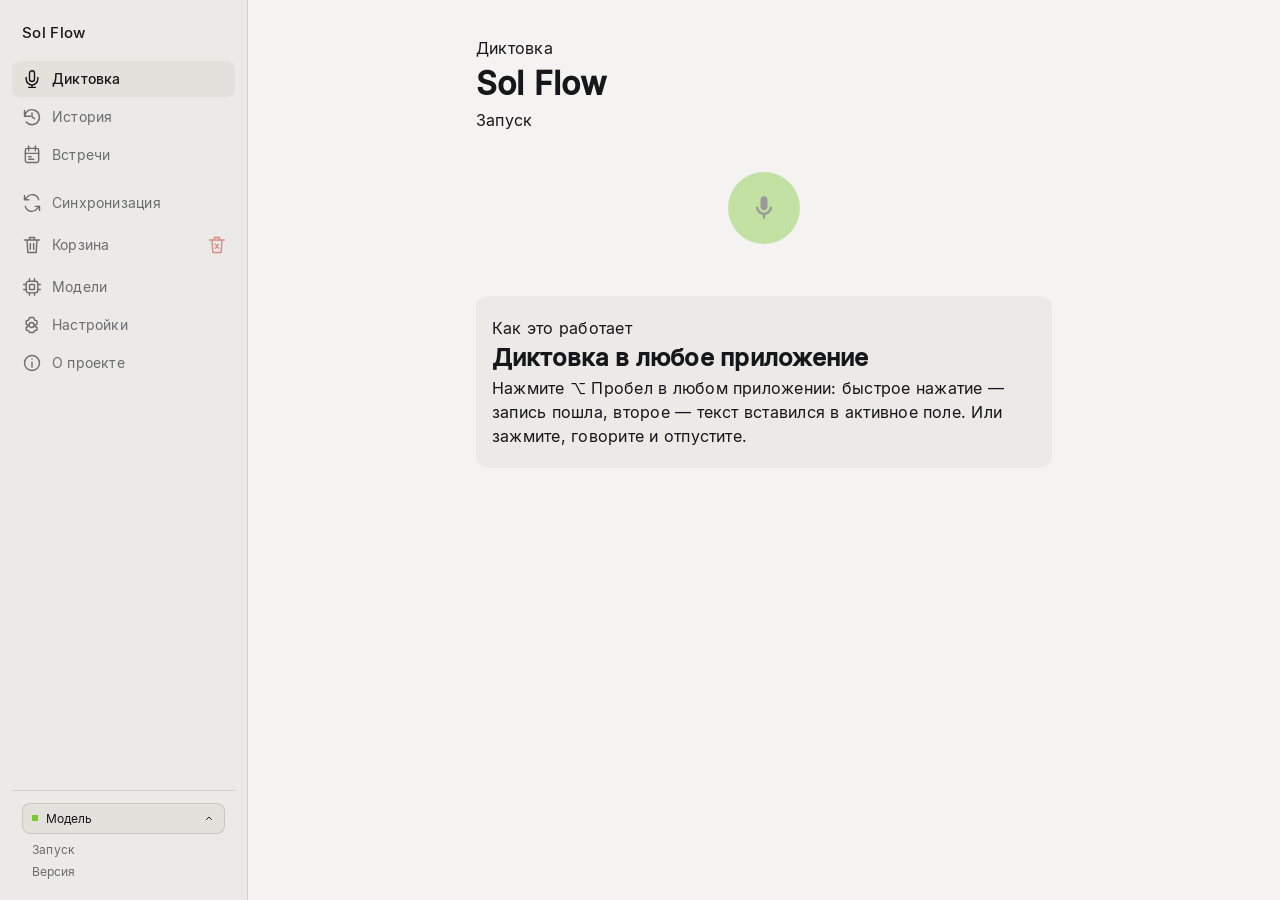
<file: desktop/ui/index.html>
<!doctype html>
<html lang="ru">
<head>
  <meta charset="utf-8" />
  <meta name="viewport" content="width=device-width, initial-scale=1" />
  <title>Sol Flow</title>
  <link rel="stylesheet" href="styles.css" />
</head>
<body>
  <div class="shell">
    <aside class="sidebar" id="sidebar">
      <p class="brand">Sol Flow</p>

      <nav class="nav">
        <button class="nav-item on" data-page="dictation"><svg class="sf-icon" viewBox="0 0 24 24" fill="none" stroke="currentColor" stroke-width="1.7" stroke-linecap="round" stroke-linejoin="round" aria-hidden="true"><rect x="9" y="2" width="6" height="13" rx="3"/><path d="M5 10v2a7 7 0 0 0 14 0v-2M12 19v3M8 22h8"/></svg><span>Диктовка</span></button>
        <button class="nav-item" data-page="history"><svg class="sf-icon" viewBox="0 0 24 24" fill="none" stroke="currentColor" stroke-width="1.7" stroke-linecap="round" stroke-linejoin="round" aria-hidden="true"><path d="M3 11a9 9 0 1 1 2 7M3 4v7h7M12 7v5l3 2"/></svg><span>История</span></button>

        <button class="nav-item" data-page="meetings"><svg class="sf-icon" viewBox="0 0 24 24" fill="none" stroke="currentColor" stroke-width="1.7" stroke-linecap="round" stroke-linejoin="round" aria-hidden="true"><rect x="4" y="4" width="16" height="17" rx="2"/><path d="M8 1v6M16 1v6M4 10h16M8 14h3M8 17h6"/></svg><span>Встречи</span></button>
        <div class="nav-sub" id="navProjects"></div>

        <button class="nav-item" id="navSync"><svg class="sf-icon" viewBox="0 0 24 24" fill="none" stroke="currentColor" stroke-width="1.7" stroke-linecap="round" stroke-linejoin="round" aria-hidden="true"><path d="M20 8a8 8 0 0 0-14-3L3 8M3 3v5h5M4 16a8 8 0 0 0 14 3l3-3M21 21v-5h-5"/></svg><span>Синхронизация</span></button>
        <div class="trash-nav">
        <button class="nav-item" data-page="trash"><svg class="sf-icon" viewBox="0 0 24 24" fill="none" stroke="currentColor" stroke-width="1.7" stroke-linecap="round" stroke-linejoin="round" aria-hidden="true"><path d="M3 6h18M9 6V3h6v3M6 6l1 15h10l1-15M10 10v7M14 10v7"/></svg><span>Корзина</span><span id="trashBadge" class="trash-badge" hidden></span></button>
        <button class="trash-clear-icon danger" id="trashClearNav" title="Очистить корзину" disabled><svg class="sf-icon" viewBox="0 0 24 24" fill="none" stroke="currentColor" stroke-width="1.7" stroke-linecap="round" stroke-linejoin="round" aria-hidden="true"><path d="M3 6h18M9 6V3h6v3M6 6l1 15h10l1-15M10 11l4 5M14 11l-4 5"/></svg></button></div>
        <button class="nav-item" data-page="models"><svg class="sf-icon" viewBox="0 0 24 24" fill="none" stroke="currentColor" stroke-width="1.7" stroke-linecap="round" stroke-linejoin="round" aria-hidden="true"><rect x="5" y="5" width="14" height="14" rx="3"/><rect x="9" y="9" width="6" height="6" rx="1"/><path d="M9 2v3M15 2v3M9 19v3M15 19v3M2 9h3M2 15h3M19 9h3M19 15h3"/></svg><span>Модели</span></button>
        <button class="nav-item" data-page="settings"><svg class="sf-icon" viewBox="0 0 24 24" fill="none" stroke="currentColor" stroke-width="1.7" stroke-linecap="round" stroke-linejoin="round" aria-hidden="true"><path d="m9 3-1 3-3 1v4l2 1v2l-2 1v3l3 1 1 2h5l1-2 3-1v-3l-2-1v-2l2-1V7l-3-1-1-3Z"/><circle cx="11.5" cy="12" r="3"/></svg><span>Настройки</span></button>
        <button class="nav-item" data-page="about"><svg class="sf-icon" viewBox="0 0 24 24" fill="none" stroke="currentColor" stroke-width="1.7" stroke-linecap="round" stroke-linejoin="round" aria-hidden="true"><circle cx="12" cy="12" r="9"/><path d="M12 11v6M12 7v.1"/></svg><span>О проекте</span></button>
      </nav>

      <div class="sidebar-foot">
        <div class="filter-anchor model-switch">
          <button class="model-pick" id="modelPick" title="Сменить модель">
            <span class="bullet"></span>
            <span class="model-pick-name" id="modelPickName">Модель</span>
            <svg viewBox="0 0 24 24" fill="none" stroke="currentColor" stroke-width="2"
                 stroke-linecap="round" stroke-linejoin="round" aria-hidden="true">
              <path d="M7 15l5-5 5 5"/>
            </svg>
          </button>
          <div id="modelPickMenu" class="lang-panel menu up" hidden></div>
        </div>
        <p class="foot-status" id="sidebarStatus">Запуск</p>
        <button class="foot-version" id="footVersion" title="Проверить обновления">
          <span id="footVersionText">Версия</span>
        </button>
      </div>
    </aside>
    <div id="sidebarResize" class="sidebar-resize" role="separator" tabindex="0" aria-orientation="vertical" aria-controls="sidebar" aria-label="Ширина бокового меню" title="Потяните для изменения ширины; двойной щелчок — сброс"></div>

    <div class="content" id="content">
      <!-- Диктовка -->
      <main class="page" id="pageDictation">
        <p class="kicker">Диктовка</p>
        <h1 id="modelName">Sol Flow</h1>
        <p class="muted" id="status">Запуск</p>

        <div class="record-zone">
          <div class="pulse" id="pulse"></div>
          <button class="record" id="record" aria-label="Записать" disabled>
            <svg id="iconMic" viewBox="0 0 24 24" width="28" height="28" aria-hidden="true">
              <path fill="currentColor" d="M12,14c1.66,0 3,-1.34 3,-3V5c0,-1.66 -1.34,-3 -3,-3S9,3.34 9,5v6c0,1.66 1.34,3 3,3zM17,11c0,2.76 -2.24,5 -5,5s-5,-2.24 -5,-5H5c0,3.53 2.61,6.43 6,6.92V21h2v-3.08c3.39,-0.49 6,-3.39 6,-6.92h-2z"/>
            </svg>
            <svg id="iconStop" viewBox="0 0 24 24" width="24" height="24" aria-hidden="true" hidden>
              <rect x="8" y="8" width="8" height="8" rx="1.5" fill="currentColor"/>
            </svg>
          </button>
        </div>

        <canvas id="wave" width="640" height="72" hidden></canvas>

        <p id="result" class="result" hidden></p>
        <button id="copy" class="pill-inset" hidden>Скопировать</button>

        <section class="panel">
          <p class="kicker">Как это работает</p>
          <h2>Диктовка в любое приложение</h2>
          <p class="muted small">
            Нажмите <span class="hotkey" id="hotkeyLabel">⌥ Пробел</span> в любом
            приложении: быстрое нажатие — запись пошла, второе — текст вставился
            в активное поле. Или зажмите, говорите и отпустите.
          </p>
        </section>
      </main>

      <main class="page" id="pageTrash" hidden>
        <p class="kicker">Общая библиотека</p><div class="trash-heading"><h1>Корзина</h1><button class="pill-inset danger" id="trashClear" disabled><svg class="sf-icon" viewBox="0 0 24 24" fill="none" stroke="currentColor" stroke-width="1.7" stroke-linecap="round" stroke-linejoin="round" aria-hidden="true"><path d="M3 6h18M9 6V3h6v3M6 6l1 15h10l1-15M10 11l4 5M14 11l-4 5"/></svg><span>Очистить корзину</span></button></div>
        <p class="muted">Удаления и восстановление передаются через выбранное облако. Архивы не очищаются автоматически.</p>
        <p id="trashStatus" role="status"></p><p id="trashSyncStatus" class="muted small" role="status"></p><div id="trashRows"></div>
      </main>
      <dialog id="trashClearDialog" class="trash-dialog" aria-labelledby="trashClearTitle">
        <h2 id="trashClearTitle">Очистить корзину?</h2><p id="trashClearCount"></p>
        <p id="trashClearScope" class="muted"></p>
        <div class="trash-dialog-actions"><button id="trashClearCancel" class="pill-inset" autofocus>Отмена</button><button id="trashClearConfirm" class="pill-inset danger">Удалить навсегда</button></div>
      </dialog>
      <!-- История -->
      <main class="page" id="pageHistory" hidden>
        <p class="kicker">История</p>
        <h1>Что вы надиктовали</h1>
        <p class="muted" id="historyHint">
          Хранятся последние триста расшифровок. Нажмите на текст, чтобы
          скопировать
        </p>

        <div class="filter-row">
          <div class="search-box grow">
            <input id="historySearch" class="search" type="text"
                   placeholder="Поиск по тексту" />
            <button id="historySearchClear" class="search-clear"
                    aria-label="Очистить" hidden>
              <svg viewBox="0 0 24 24" fill="none" stroke="currentColor" stroke-width="1.8"
                   stroke-linecap="round" aria-hidden="true">
                <path d="M6 6l12 12M18 6L6 18"/>
              </svg>
            </button>
          </div>
          <button class="danger-text icon-button" id="historyClear">
            <svg viewBox="0 0 24 24" fill="none" stroke="currentColor" stroke-width="1.7"
                 stroke-linecap="round" aria-hidden="true">
              <path d="M4 7h16M9.5 7V4.5h5V7M6.5 7l1 13h9l1-13M10.5 11v6M13.5 11v6"/>
            </svg>
            <span id="historyClearLabel">Очистить историю</span>
          </button>
        </div>

        <div id="historyList"></div>
        <p class="muted small" id="historyEmpty" hidden>
          Пока пусто. Продиктуйте что-нибудь — текст появится здесь
        </p>
      </main>

      <!-- Встречи -->
      <main class="page" id="pageMeetings" hidden>
        <div id="meetHome">
          <p class="kicker">Встречи</p>
          <h1 id="meetingsTitle">Записи и расшифровки</h1>
          <p class="muted" id="meetStatus">
            Запись уходит в файл на диске, расшифровка — на этом компьютере.
            Файл можно перетащить в окно
          </p>

          <div class="meet-controls">
            <button class="record small" id="meetRecord" aria-label="Записать встречу">
              <svg id="meetIconMic" viewBox="0 0 24 24" width="22" height="22" aria-hidden="true">
                <path fill="currentColor" d="M12,14c1.66,0 3,-1.34 3,-3V5c0,-1.66 -1.34,-3 -3,-3S9,3.34 9,5v6c0,1.66 1.34,3 3,3zM17,11c0,2.76 -2.24,5 -5,5s-5,-2.24 -5,-5H5c0,3.53 2.61,6.43 6,6.92V21h2v-3.08c3.39,-0.49 6,-3.39 6,-6.92h-2z"/>
              </svg>
              <svg id="meetIconStop" viewBox="0 0 24 24" width="20" height="20" aria-hidden="true" hidden>
                <rect x="8" y="8" width="8" height="8" rx="1.5" fill="currentColor"/>
              </svg>
            </button>
            <div class="meet-rec-live" id="meetRecLive" hidden>
              <span class="meet-timer" id="meetTimer">00:00</span>
              <canvas id="meetWave" width="240" height="28"></canvas>
            </div>
            <button class="pill-inset compact" id="meetPause" hidden>Пауза</button>
            <span class="meet-rec-hint" id="meetRecHint">Записать встречу</span>
            <span class="spacer"></span>
            <button class="pill-inset compact" id="meetSyncNow" hidden
                    title="Синхронизировать с Яндекс.Диском">Синхронизировать</button>
            <button class="pill-inset compact drop-target" id="meetImport">
              <span id="meetImportLabel">Импортировать файл</span>
            </button>
          </div>
          <p class="muted small formats">
            Аудио и видео: mp3, m4a, wav, aac, aiff, caf, mp4, mov, m4v, ts, mkv, webm.
            Название файла станет названием встречи
          </p>

          <div class="url-row">
            <div class="search-box grow">
              <input id="meetUrl" class="search" type="text"
                     placeholder="Или вставьте ссылку: YouTube, Rutube, VK, Яндекс.Диск, прямая ссылка" />
              <button id="meetUrlClear" class="search-clear"
                      aria-label="Очистить" hidden>
              <svg viewBox="0 0 24 24" fill="none" stroke="currentColor" stroke-width="1.8"
                   stroke-linecap="round" aria-hidden="true">
                <path d="M6 6l12 12M18 6L6 18"/>
              </svg>
            </button>
            </div>
            <button class="pill-inset compact" id="meetUrlGo">Расшифровать</button>
          </div>
          <div id="youtubeSession" class="youtube-session" hidden>
            <label for="youtubeBrowser">Сессия YouTube</label>
            <select id="youtubeBrowser" class="pill-inset compact">
              <option value="">Без аккаунта</option>
              <option value="chrome">Chrome</option>
              <option value="edge">Edge</option>
              <option value="firefox">Firefox</option>
              <option value="safari" id="youtubeSafari">Safari</option>
            </select>
            <span class="muted small">Выбирайте браузер только если YouTube требует входа. Сессия используется локально для этой загрузки и не сохраняется в записи.</span>
          </div>
          <p class="muted small" id="urlHint" hidden></p>
          <div class="url-connection-hint" id="rutubeConnectionHint" role="status" hidden>
            <span class="small" id="rutubeConnectionText"></span>
            <button class="pill-inset compact" id="rutubeRetry">Повторить</button>
          </div>

          <details class="mcp-panel" id="mcpPanel" hidden>
            <summary class="mcp-heading"><span>Доступ проекта к ИИ</span><span class="mcp-state" id="mcpState">Проверяем доступ…</span></summary>
            <div class="mcp-body">
              <section class="mcp-sharing" aria-labelledby="mcpMaterialsHeading">
                <h3 id="mcpMaterialsHeading">Какие материалы доступны ИИ</h3>
                <p class="mcp-caption">Выберите материалы этого проекта. Доступ появится после подключения.</p>
                <div class="mcp-options">
                  <label><input type="checkbox" id="mcpTranscript" /><span><strong>Расшифровки</strong><small>Полный текст записей</small></span></label>
                  <label><input type="checkbox" id="mcpSummary" /><span><strong>Саммери</strong><small>Краткие итоги</small></span></label>
                  <label><input type="checkbox" id="mcpMap" /><span><strong>Карты</strong><small>Карты мыслей</small></span></label>
                  <label><input type="checkbox" id="mcpAnalyses" /><span><strong>Разборы</strong><small>Результаты анализа записей</small></span></label>
                </div>
                <div class="mcp-actions">
                  <button class="mcp-primary" id="mcpSave" disabled>Подключить проект</button>
                  <button class="pill-inset compact" id="mcpRevoke" hidden>Отключить доступ</button>
                </div>
                <p class="mcp-caption" id="mcpStatus"></p>
                <p class="mcp-caption">Разрешения передаются через синхронизацию на обновленные устройства. Изменение с телефона действует на компьютере после синхронизации обоих устройств.</p>
                <p class="mcp-feedback" id="mcpFeedback" role="status" aria-live="polite" hidden></p>
              </section>
              <aside class="mcp-privacy">
                <strong>Что передается</strong>
                <p>Подключенный ИИ получает выбранные тексты по запросу. Аудио и ключи остаются на компьютере.</p>
                <p>После отключения новые запросы закрыты. Уже отправленные тексты остаются в истории чата.</p>
              </aside>
              <details class="mcp-advanced">
                <summary>Подключение клиента и дополнительные действия</summary>
                <section class="mcp-extra">
                  <h4>Клиент ИИ</h4>
                  <p class="mcp-caption">Разрешение действует для клиентов, подключенных к Sol Flow через MCP. Настройка клиента выполняется отдельно.</p>
                  <button class="pill-inset compact" id="mcpConfig" aria-expanded="false" aria-controls="mcpConfigBox">Настройка подключения к ИИ</button>
                  <div id="mcpConfigBox" hidden>
                    <label class="mcp-client-label" for="mcpClient">Куда подключить Sol Flow</label>
                    <select id="mcpClient">
                      <option value="openai">ChatGPT / Codex — приложение на компьютере</option>
                      <option value="claude">Claude Desktop</option>
                      <option value="other">Другой MCP-клиент</option>
                    </select>
                    <div class="mcp-setup-card">
                      <h4>Подключить с помощью ИИ</h4>
                      <p class="mcp-caption">Скопируйте запрос и отправьте помощнику на этом же компьютере. Нужные пути уже внутри.</p>
                      <button class="mcp-primary" id="mcpCopyPrompt">Скопировать запрос для подключения</button>
                      <p class="mcp-caption">Помощник сможет настроить подключение, если ему доступна работа с локальными файлами. Без такого доступа он объяснит ручные шаги. Обычный чат в браузере не подключается одним запросом.</p>
                      <details class="mcp-setup-details">
                        <summary>Посмотреть запрос</summary>
                        <textarea id="mcpSetupPrompt" readonly rows="10" aria-label="Запрос для подключения"></textarea>
                      </details>
                    </div>
                    <p class="mcp-feedback" id="mcpSetupFeedback" role="status" aria-live="polite" hidden></p>
                    <details class="mcp-setup-details" id="mcpManual">
                      <summary>Настроить вручную</summary>
                      <p class="mcp-caption" id="mcpClientHelp"></p>
                      <p class="mcp-caption">Имя сервера: solflow. Тип подключения: STDIO. Команду и каждый аргумент вставляйте в отдельные поля, без кавычек и скобок.</p>
                      <div id="mcpConnectionFields"></div>
                      <details class="mcp-setup-details">
                        <summary>Конфигурация для файла настроек</summary>
                        <p class="mcp-caption">Этот блок предназначен для файла настроек. Не вставляйте его целиком в поле команды.</p>
                        <textarea id="mcpConfigText" readonly rows="7" aria-label="Конфигурация MCP"></textarea>
                        <button class="pill-inset compact" id="mcpCopyConfig">Копировать конфигурацию</button>
                      </details>
                    </details>
                  </div>
                </section>
                <section class="mcp-extra">
                  <h4>Обновление материалов</h4>
                  <p class="mcp-caption">Готовые материалы обновляются автоматически. Здесь можно запустить обновление вручную.</p>
                  <button class="pill-inset compact" id="mcpRefresh">Обновить материалы</button>
                </section>
                <section class="mcp-extra">
                  <h4>Текстовая копия</h4>
                  <p class="mcp-caption">Копия включает все разрешенные проекты. Файлы остаются на компьютере после отзыва MCP-доступа. Их правка не меняет записи Sol Flow.</p>
                  <button class="pill-inset compact" id="mcpTextCopy">Сохранить текстовую копию</button>
                </section>
              </details>
            </div>
          </details>

          <button class="danger-text icon-button" id="deleteProject" hidden>
            <svg viewBox="0 0 24 24" fill="none" stroke="currentColor" stroke-width="1.7"
                 stroke-linecap="round" aria-hidden="true">
              <path d="M4 7h16M9.5 7V4.5h5V7M6.5 7l1 13h9l1-13M10.5 11v6M13.5 11v6"/>
            </svg>
            <span id="deleteProjectLabel">Удалить проект</span>
          </button>

          <div class="search-box">
            <input id="meetSearch" class="search" type="text"
                   placeholder="Поиск по названию и тексту" />
            <button id="meetSearchClear" class="search-clear"
                    aria-label="Очистить" hidden>
              <svg viewBox="0 0 24 24" fill="none" stroke="currentColor" stroke-width="1.8"
                   stroke-linecap="round" aria-hidden="true">
                <path d="M6 6l12 12M18 6L6 18"/>
              </svg>
            </button>
          </div>

          <div class="bulk-bar" id="bulkBar" hidden>
            <span class="bulk-count" id="bulkCount">Выбрано 0</span>
            <div class="filter-anchor">
              <button class="pill-inset compact" id="bulkExport">Экспорт ▾</button>
              <div id="bulkMenu" class="lang-panel menu" hidden>
                <button class="lang-row" data-bulk-format="txt">
                  <span class="lang-name">Текст</span><span class="lang-count">.txt</span>
                </button>
                <button class="lang-row" data-bulk-format="md">
                  <span class="lang-name">Markdown</span><span class="lang-count">.md</span>
                </button>
                <button class="lang-row" data-bulk-format="docx">
                  <span class="lang-name">Word</span><span class="lang-count">.docx</span>
                </button>
                <button class="lang-row" data-bulk-format="pdf">
                  <span class="lang-name">PDF</span><span class="lang-count">.pdf</span>
                </button>
                <button class="lang-row" data-bulk-format="wav">
                  <span class="lang-name">Звук</span><span class="lang-count">.wav</span>
                </button>
              </div>
              <!-- Второй шаг: несколько встреч — по файлам или одним. -->
              <div id="bulkHowMenu" class="lang-panel menu" hidden>
                <button class="lang-row" data-bulk-how="separate">
                  <span class="lang-name">Отдельными файлами</span>
                </button>
                <button class="lang-row" data-bulk-how="single">
                  <span class="lang-name">Одним файлом</span>
                </button>
              </div>
            </div>
            <div class="filter-anchor">
              <button class="pill-inset compact" id="bulkProject">В проект ▾</button>
              <div id="bulkProjectMenu" class="lang-panel menu" hidden></div>
            </div>
            <button class="pill-inset compact" id="bulkAgain">Расшифровать</button>
            <button class="pill-inset compact" id="bulkSummary">Саммери</button>
            <button class="pill-inset compact" id="bulkTitle">Названия</button>
            <button class="danger-text icon-button" id="bulkDelete">
              <svg viewBox="0 0 24 24" fill="none" stroke="currentColor" stroke-width="1.7"
                   stroke-linecap="round" aria-hidden="true">
                <path d="M4 7h16M9.5 7V4.5h5V7M6.5 7l1 13h9l1-13M10.5 11v6M13.5 11v6"/>
              </svg>
              <span id="bulkDeleteLabel">Удалить</span>
            </button>
            <button class="model-remove push-right" id="bulkCancel">Снять выбор</button>
          </div>

          <div id="meetingList"></div>
          <p class="muted small" id="meetEmpty" hidden>
            Пока пусто. Нажмите кнопку записи или перетащите сюда файл —
            подойдет аудио и видео
          </p>
        </div>

        <div id="meetDetail" hidden>
          <button class="back" id="meetBack">&larr; Все встречи</button>
          <h1 class="meet-title" id="meetTitle" title="Нажмите, чтобы переименовать"></h1>
          <input id="meetTitleInput" class="search title-input" type="text" hidden />
          <p class="muted small" id="meetInfo"></p>

          <div class="meet-actions">
            <select id="meetProjectSelect" class="meet-select"></select>
            <select id="meetKindSelect" class="meet-select" title="Тип записи: от него зависят саммери и разборы" hidden>
              <option value="meeting">Встреча</option>
              <option value="talk">Вебинар или лекция</option>
              <option value="interview">Интервью или подкаст</option>
              <option value="other">Другая запись</option>
            </select>
            <button class="tool-button icon-button" id="meetCopy"><svg viewBox="0 0 24 24" fill="none" stroke="currentColor" stroke-width="1.7" stroke-linecap="round" stroke-linejoin="round" aria-hidden="true"><rect x="9" y="9" width="11" height="11" rx="2"/><path d="M5 15V6a2 2 0 0 1 2-2h9"/></svg><span id="meetCopyLabel">Скопировать</span></button>
            <div class="filter-anchor">
              <button class="tool-button icon-button" id="meetExport"><svg viewBox="0 0 24 24" fill="none" stroke="currentColor" stroke-width="1.7" stroke-linecap="round" stroke-linejoin="round" aria-hidden="true"><path d="M12 3.5v11M8 10.5l4 4 4-4M4.5 19.5h15"/></svg><span id="meetExportLabel">Экспорт ▾</span></button>
              <div id="exportMenu" class="lang-panel menu" hidden>
                <button class="lang-row" data-format="txt">
                  <span class="lang-name">Текст</span><span class="lang-count">.txt</span>
                </button>
                <button class="lang-row" data-format="md">
                  <span class="lang-name">Markdown</span><span class="lang-count">.md</span>
                </button>
                <button class="lang-row" data-format="docx">
                  <span class="lang-name">Word</span><span class="lang-count">.docx</span>
                </button>
                <button class="lang-row" data-format="pdf">
                  <span class="lang-name">PDF</span><span class="lang-count">.pdf</span>
                </button>
                <button class="lang-row" data-format="wav">
                  <span class="lang-name">Звук</span><span class="lang-count">.wav</span>
                </button>
                <button class="lang-row" data-format="summary-md" id="exportSummaryMd" hidden>
                  <span class="lang-name">Только саммери</span><span class="lang-count">.md</span>
                </button>
                <button class="lang-row" data-format="summary-txt" id="exportSummaryTxt" hidden>
                  <span class="lang-name">Только саммери</span><span class="lang-count">.txt</span>
                </button>
              </div>
            </div>
            <div class="filter-anchor">
              <button class="tool-button icon-button" id="meetSpeakers"><svg viewBox="0 0 24 24" fill="none" stroke="currentColor" stroke-width="1.7" stroke-linecap="round" stroke-linejoin="round" aria-hidden="true"><circle cx="9" cy="8" r="3.2"/><path d="M3.5 19a5.5 5.5 0 0 1 11 0M16 5.5a3 3 0 0 1 0 5.6M20.5 19a5 5 0 0 0-3.5-4.8"/></svg><span id="meetSpeakersLabel">Говорящие ▾</span></button>
              <div id="speakersMenu" class="lang-panel menu" hidden>
                <button class="lang-row" data-speakers="0">
                  <span class="lang-name">Определить самой</span>
                </button>
                <button class="lang-row" data-speakers="1"><span class="lang-name">Один</span></button>
                <button class="lang-row" data-speakers="2">
                  <span class="lang-name">Двое</span>
                </button>
                <button class="lang-row" data-speakers="3">
                  <span class="lang-name">Трое</span>
                </button>
                <button class="lang-row" data-speakers="4">
                  <span class="lang-name">Четверо</span>
                </button>
                <button class="lang-row" data-speakers="5">
                  <span class="lang-name">Пятеро</span>
                </button>
                <p class="lang-empty" id="speakersHint"></p>
              </div>
            </div>
            <div class="meeting-ai-tools" role="group" aria-label="Действия с расшифровкой">
            <button class="tool-button icon-button" id="meetSummary" hidden><svg viewBox="0 0 24 24" fill="none" stroke="currentColor" stroke-width="1.7" stroke-linecap="round" stroke-linejoin="round" aria-hidden="true"><path d="M5 6.5h14M5 11h9M5 15.5h11M5 20h7"/></svg><span id="meetSummaryLabel">Саммери</span></button>
            <div class="filter-anchor">
              <button class="tool-button icon-button" id="meetDerive" hidden><svg viewBox="0 0 24 24" fill="none" stroke="currentColor" stroke-width="1.7" stroke-linecap="round" stroke-linejoin="round" aria-hidden="true"><path d="M4 6h16M4 12h10M4 18h7M17 15l2 2 4-4"/></svg><span id="meetDeriveLabel">Разобрать ▾</span></button>
              <div id="deriveMenu" class="lang-panel menu" hidden>
                <!-- Пункты строит окно по типу записи. -->
                <div id="deriveItems"></div>
                <p class="lang-empty" id="deriveHint"></p>
              </div>
            </div>
            <div class="filter-anchor">
              <button class="tool-button icon-button" id="meetTranslate" hidden><svg viewBox="0 0 24 24" fill="none" stroke="currentColor" stroke-width="1.7" stroke-linecap="round" stroke-linejoin="round" aria-hidden="true"><path d="M4 5h9M8.5 3v2M6 9c1.5 4 4 6.5 7 8M11 9c-1 3.5-3.5 6.5-7 8.5M13 20l4-9 4 9M14.5 17h5"/></svg><span id="meetTranslateLabel">Перевести ▾</span></button>
              <div id="translateMenu" class="lang-panel menu" hidden>
                <div id="translateItems"></div>
                <p class="lang-empty" id="translateHint"></p>
              </div>
            </div>
            <button class="tool-button icon-button" id="meetMap"><svg viewBox="0 0 24 24" fill="none" stroke="currentColor" stroke-width="1.7" stroke-linecap="round" stroke-linejoin="round" aria-hidden="true"><rect x="2" y="9" width="6" height="6" rx="1.5"/><rect x="16" y="3" width="6" height="5" rx="1.5"/><rect x="16" y="16" width="6" height="5" rx="1.5"/><path d="M8 12h4M12 5.5v13M12 5.5h4M12 18.5h4"/></svg><span id="meetMapLabel">Создать карту</span></button>
            <div class="filter-anchor">
              <button id="meetMore" class="tool-button" aria-expanded="false">Запись ▾</button>
              <div id="meetMoreMenu" class="lang-panel menu meet-secondary" hidden>
            <button class="tool-button icon-button" id="meetAutoTitle" hidden><svg viewBox="0 0 24 24" fill="none" stroke="currentColor" stroke-width="1.7" stroke-linecap="round" stroke-linejoin="round" aria-hidden="true"><path d="M12 3.5l1.6 4.2 4.2 1.6-4.2 1.6L12 15l-1.6-4.1-4.2-1.6 4.2-1.6zM5 17l.9 2.1L8 20l-2.1.9L5 23l-.9-2.1L2 20l2.1-.9zM19 15l.7 1.6 1.6.7-1.6.7L19 19.5l-.7-1.5-1.6-.7 1.6-.7z"/></svg><span id="meetAutoTitleLabel">Придумать название</span></button>
            <button class="tool-button icon-button" id="meetAgain"><svg viewBox="0 0 24 24" fill="none" stroke="currentColor" stroke-width="1.7" stroke-linecap="round" stroke-linejoin="round" aria-hidden="true"><path d="M20 12a8 8 0 1 1-2.6-5.9M20 4v5h-5"/></svg><span id="meetAgainLabel">Расшифровать заново</span></button>
            <button class="danger-text push-right icon-button" id="meetDelete"
                    title="Удалить встречу">
              <svg viewBox="0 0 24 24" fill="none" stroke="currentColor" stroke-width="1.7"
                   stroke-linecap="round" aria-hidden="true">
                <path d="M4 7h16M9.5 7V4.5h5V7M6.5 7l1 13h9l1-13M10.5 11v6M13.5 11v6"/>
              </svg>
              <span id="meetDeleteLabel">Удалить</span>
            </button>
              </div>
            </div>
          </div>
          </div>
          <p class="muted small" id="meetDetailStatus" hidden></p>

          <!-- Идущая работа: полоса, проценты и отмена — как в списке. -->
          <div class="meet-work" id="meetWorkRow" hidden>
            <div class="model-progress" id="meetWorkBar"><div id="meetWorkFill"></div></div>
            <span class="muted small" id="meetWorkLabel"></span>
            <button class="danger-pill" id="meetWorkCancel">Отмена</button>
          </div>

          <div id="meetPlayer" class="meeting-player" hidden>
            <audio id="meetAudio" controls preload="metadata" aria-label="Аудиозапись"></audio>
            <button id="meetRewind" class="tool-button" title="Назад на 10 секунд">−10 с</button>
            <select id="meetSpeed" class="meet-select" aria-label="Скорость воспроизведения">
              <option value="0.75">0.75×</option><option value="1" selected>1×</option>
              <option value="1.25">1.25×</option><option value="1.5">1.5×</option><option value="2">2×</option>
            </select>
          </div>
          <div class="workbench-tabs" role="tablist" aria-label="Содержимое записи">
            <button id="meetTextTab" role="tab" aria-selected="true" aria-controls="meetTranscript" class="tool-button">Текст и говорящие</button>
            <button id="meetAnalysisTab" role="tab" aria-selected="false" aria-controls="meetAnalysis" class="tool-button">Саммери и разборы</button>
          </div>
          <div class="meeting-workbench" id="meetWorkbench" data-pane="text">
          <aside id="meetAnalysis" aria-label="Саммери и разборы">
          <p class="kicker">Саммери и разборы</p>
          <p class="muted small">Создайте саммери или выберите разбор в меню записи. Ответы можно сверить с текстом рядом.</p>
          <!-- Саммери от локальной модели: черновик, а не истина. -->
          <section class="meet-summary recording-map-result" id="meetMapCard" hidden>
            <div class="map-result-heading"><svg viewBox="0 0 24 24" fill="none" stroke="currentColor" stroke-width="1.7" stroke-linecap="round" stroke-linejoin="round" aria-hidden="true"><rect x="2" y="9" width="6" height="6" rx="1.5"/><rect x="16" y="3" width="6" height="5" rx="1.5"/><rect x="16" y="16" width="6" height="5" rx="1.5"/><path d="M8 12h4M12 5.5v13M12 5.5h4M12 18.5h4"/></svg><h3>Карта записи</h3><span id="meetMapBadge"></span></div>
            <p class="muted small" id="meetMapHint" role="status"></p>
            <button class="map-result-preview" id="meetMapPreview" aria-label="Открыть карту" hidden></button>
            <button class="tool-button icon-button" id="meetMapCardAction"><svg viewBox="0 0 24 24" fill="none" stroke="currentColor" stroke-width="1.7" stroke-linecap="round" stroke-linejoin="round" aria-hidden="true"><rect x="2" y="9" width="6" height="6" rx="1.5"/><rect x="16" y="3" width="6" height="5" rx="1.5"/><rect x="16" y="16" width="6" height="5" rx="1.5"/><path d="M8 12h4M12 5.5v13M12 5.5h4M12 18.5h4"/></svg><span id="meetMapCardLabel">Создать карту</span></button>
          </section>
          <section class="meet-summary" id="meetSummaryBox" hidden>
            <div class="summary-head-row">
              <p class="kicker">Саммери</p>
              <button class="icon-only" id="meetSummaryCopy" title="Скопировать саммери">
                <svg viewBox="0 0 24 24" fill="none" stroke="currentColor" stroke-width="1.7" stroke-linecap="round" stroke-linejoin="round" aria-hidden="true"><rect x="9" y="9" width="11" height="11" rx="2"/><path d="M5 15V6a2 2 0 0 1 2-2h9"/></svg>
              </button>
            </div>
            <div id="meetSummaryText"></div>
            <p class="muted small">Сделано локальной моделью — проверяйте факты по расшифровке</p>
          </section>

          <!-- Разборы той же моделью: решения и задачи, письмо, оглавление.
               Карточки строит окно по данным extras.json. -->
          <div id="meetExtras"></div>

          <!-- Вопрос к записи: чат с расшифровкой той же локальной моделью.
               Время в ответе — ссылка на реплику. -->
          <section class="meet-summary meet-ask" id="meetAskBox" hidden>
            <div class="summary-head-row">
              <p class="kicker">Вопрос к записи</p>
              <button class="icon-only" id="meetQaClear" title="Убрать все вопросы" hidden>
                <svg viewBox="0 0 24 24" fill="none" stroke="currentColor" stroke-width="1.7" stroke-linecap="round" aria-hidden="true"><path d="M4 7h16M9.5 7V4.5h5V7M6.5 7l1 13h9l1-13M10.5 11v6M13.5 11v6"/></svg>
              </button>
            </div>
            <div id="meetQaList"></div>
            <div class="ask-row">
              <input id="meetAsk" class="search" type="text"
                     placeholder="Что решили, кто что взял, какие сроки назвали?" />
              <button class="pill-inset compact" id="meetAskSend">Спросить</button>
            </div>
            <p class="muted small" id="meetAskHint">Отвечает локальная модель по тексту записи; время в ответе ведет к реплике</p>
          </section>

          </aside>
          <section id="meetTranscript" aria-label="Текст и говорящие">
          <div class="transcript-tools">
            <p class="kicker">Текст и говорящие</p>
            <select id="meetSpeakerFilter" class="meet-select" aria-label="Фильтр говорящих"></select>
          </div>
          <p id="meetReviewHint" class="muted small" hidden></p>
          <div class="search-box find-box">
            <input id="meetFind" class="search" type="text"
                   placeholder="Найти в этой расшифровке" />
            <button id="meetFindClear" class="search-clear"
                    aria-label="Очистить" hidden>
              <svg viewBox="0 0 24 24" fill="none" stroke="currentColor" stroke-width="1.8"
                   stroke-linecap="round" aria-hidden="true">
                <path d="M6 6l12 12M18 6L6 18"/>
              </svg>
            </button>
            <span class="find-count" id="meetFindCount" hidden></span>
          </div>

          <!-- Имена говорящих: правятся все разом, подставляются в текст -->
          <details class="panel speakers-panel" id="speakersPanel" hidden>
            <summary>Имена говорящих</summary>
            <p class="kicker">Кто говорит</p>
            <p class="muted small">
              Дайте людям имена — они подставятся в текст и уйдут в экспорт
            </p>
            <div id="speakersList"></div>
          </details>

          <div id="meetSegments"></div>
          <p id="meetFilteredEmpty" class="muted small" hidden>Нет фрагментов по этому фильтру</p>
          </section>
          </div>
        </div>
      </main>

      <!-- Модели -->
      <main class="page" id="pageModels" hidden>
        <p class="kicker">Каталог</p>
        <h1>Модели распознавания</h1>
        <p class="muted small" id="chipHint">
          Зеленым помечена активная. Скачивание идет в фоне, размер — вес на
          диске.
        </p>

        <div class="filter-row">
          <div class="filter-anchor">
            <button id="filterLanguage" class="filter-chip">Все языки ▾</button>
            <div id="languagePanel" class="lang-panel" hidden>
              <div class="search-box">
                <input id="languageSearch" class="search" type="text"
                       placeholder="Найти язык" />
                <button id="languageClear" class="search-clear"
                        aria-label="Очистить" hidden>
              <svg viewBox="0 0 24 24" fill="none" stroke="currentColor" stroke-width="1.8"
                   stroke-linecap="round" aria-hidden="true">
                <path d="M6 6l12 12M18 6L6 18"/>
              </svg>
            </button>
              </div>
              <div id="languageList" class="lang-list"></div>
            </div>
          </div>
          <button id="filterDownloaded" class="filter-chip">Скачанные</button>
          <button id="filterStreaming" class="filter-chip"
                  title="Показывают текст по ходу речи">Потоковые</button>
          <button id="filterTranslate" class="filter-chip"
                  title="Умеют переводить речь на английский">С переводом</button>
          <span class="spacer"></span>
          <button id="rescanModels" class="filter-chip"
                  title="Проверить, не появилось ли новых моделей">Обновить список</button>
        </div>
        <div class="search-box">
          <input id="modelSearch" class="search" type="text"
                 placeholder="Поиск по названию или языку" />
          <button id="modelSearchClear" class="search-clear"
                  aria-label="Очистить" hidden>
              <svg viewBox="0 0 24 24" fill="none" stroke="currentColor" stroke-width="1.8"
                   stroke-linecap="round" aria-hidden="true">
                <path d="M6 6l12 12M18 6L6 18"/>
              </svg>
            </button>
        </div>

        <p class="kicker list-head" id="topHead">Что взять</p>
        <p class="muted small" id="modelAdvice"></p>
        <div id="modelTop"></div>

        <button class="show-all" id="showAll">Показать все модели</button>
        <div id="modelList" hidden></div>
      </main>

      <!-- Настройки -->
      <main class="page" id="pageSettings" hidden>
        <p class="kicker">Настройки</p>
        <h1>Как приложение себя ведет</h1>

        <section class="panel">
          <p class="kicker group-head">Приложение</p>
          <div class="perm">
            <svg class="row-icon" viewBox="0 0 24 24" fill="none" stroke="currentColor"
                 stroke-width="1.6" stroke-linecap="round" stroke-linejoin="round"
                 aria-hidden="true">
              <path d="M12 3.5v8"/>
              <path d="M7.5 6.2a7 7 0 1 0 9 0"/>
            </svg>
            <div class="perm-text">
              <p class="perm-title">Запускать со стартом системы</p>
              <p class="muted small" id="autostartHint">
                Приложение появится в меню-баре после входа
              </p>
            </div>
            <button class="toggle" id="autostart">
              <span class="toggle-track"><span class="toggle-knob"></span></span>
              <span id="autostartLabel">Выключен</span>
            </button>
          </div>
          <div class="perm">
            <svg class="row-icon" viewBox="0 0 24 24" fill="none" stroke="currentColor"
                 stroke-width="1.6" stroke-linecap="round" aria-hidden="true">
              <rect x="3" y="4.5" width="18" height="13" rx="2"/>
              <path d="M8 20.5h8"/>
            </svg>
            <div class="perm-text">
              <p class="perm-title">Окно при запуске</p>
              <p class="muted small">Можно сразу уходить в меню-бар</p>
            </div>
            <div class="segments" id="startHiddenSegments">
              <button class="segment" data-start="show">Показывать</button>
              <button class="segment" data-start="hide">Скрывать</button>
            </div>
          </div>
          <div class="perm" id="permGpu">
            <svg class="row-icon" viewBox="0 0 24 24" fill="none" stroke="currentColor"
                 stroke-width="1.6" stroke-linecap="round" stroke-linejoin="round"
                 aria-hidden="true">
              <rect x="3.5" y="6.5" width="17" height="11" rx="2"/>
              <rect x="7.5" y="10" width="4" height="4" rx="1"/>
              <path d="M14.5 10h3M14.5 14h3"/>
            </svg>
            <div class="perm-text">
              <p class="perm-title">Считать на видеокарте</p>
              <p class="muted small" id="gpuHint">
                Расшифровка идет быстрее, если видеокарта подходит
              </p>
            </div>
            <button class="toggle" id="useGpu">
              <span class="toggle-track"><span class="toggle-knob"></span></span>
              <span id="useGpuLabel">Включено</span>
            </button>
          </div>
          <div class="perm language-setting">
            <svg class="row-icon" viewBox="0 0 24 24" fill="none" stroke="currentColor"
                 stroke-width="1.6" stroke-linecap="round" stroke-linejoin="round"
                 aria-hidden="true">
              <circle cx="12" cy="12" r="8.5"/>
              <path d="M3.5 12h17M12 3.5c2.2 2.4 3.3 5.3 3.3 8.5s-1.1 6.1-3.3 8.5c-2.2-2.4-3.3-5.3-3.3-8.5S9.8 5.9 12 3.5z"/>
            </svg>
            <div class="perm-text">
              <p class="perm-title">Язык интерфейса</p>
              <p class="muted small">Обычно как в системе, но можно закрепить</p>
            </div>
            <div class="segments" id="languageSegments">
              <button class="segment" data-language="auto">Как в системе</button>
              <button class="segment" data-native-language data-language="ru">Русский</button>
              <button class="segment" data-language="en">English</button>
              <button class="segment" data-language="zh">简体中文</button>
              <button class="segment" data-language="ko">한국어</button>
              <button class="segment" data-language="ja">日本語</button>
              <button class="segment" data-language="de">Deutsch</button>
              <button class="segment" data-language="fr">Français</button>
              <button class="segment" data-language="es">Español</button>
            </div>
          </div>
          <div class="perm">
            <svg class="row-icon" viewBox="0 0 24 24" fill="none" stroke="currentColor"
                 stroke-width="1.6" stroke-linecap="round" aria-hidden="true">
              <path d="M3 8.5h18M6.5 5.5v6M11 5.5v6M15.5 5.5v6"/>
              <path d="M4 12.5v4a2 2 0 0 0 2 2h12a2 2 0 0 0 2-2v-4"/>
            </svg>
            <div class="perm-text">
              <p class="perm-title">Иконка в меню-баре</p>
              <p class="muted small" id="trayHint">
                Через нее открывается окно и выход
              </p>
            </div>
            <button class="toggle" id="trayIcon">
              <span class="toggle-track"><span class="toggle-knob"></span></span>
              <span id="trayIconLabel">Показана</span>
            </button>
          </div>
          <div class="perm">
            <svg class="row-icon" viewBox="0 0 24 24" fill="none" stroke="currentColor"
                 stroke-width="1.6" stroke-linecap="round" aria-hidden="true">
              <circle cx="12" cy="12" r="4"/>
              <path d="M12 2.5v2M12 19.5v2M2.5 12h2M19.5 12h2M5.2 5.2l1.4 1.4M17.4 17.4l1.4 1.4M18.8 5.2l-1.4 1.4M6.6 17.4l-1.4 1.4"/>
            </svg>
            <div class="perm-text">
              <p class="perm-title">Тема</p>
              <p class="muted small">Обычно как в системе, но можно закрепить</p>
            </div>
            <div class="segments" id="themeSegments">
              <button class="segment" data-theme="system">Как в системе</button>
              <button class="segment" data-theme="light">Светлая</button>
              <button class="segment" data-theme="dark">Темная</button>
            </div>
          </div>
        </section>

        <section class="panel">
          <p class="kicker group-head">Звук и микрофон</p>
          <div class="perm">
            <svg class="row-icon" viewBox="0 0 24 24" fill="none" stroke="currentColor"
                 stroke-width="1.6" stroke-linecap="round" aria-hidden="true">
              <rect x="9" y="2.5" width="6" height="11" rx="3"/>
              <path d="M5.5 11a6.5 6.5 0 0 0 13 0M12 17.5V21"/>
            </svg>
            <div class="perm-text">
              <p class="perm-title">Микрофон</p>
              <p class="muted small">
                С наушниками система выбирает их микрофон — здесь можно
                закрепить нужный
              </p>
            </div>
            <select id="inputDevice" class="meet-select wide"></select>
          </div>
          <div class="perm">
            <svg class="row-icon" viewBox="0 0 24 24" fill="none" stroke="currentColor"
                 stroke-width="1.6" stroke-linecap="round" stroke-linejoin="round"
                 aria-hidden="true">
              <path d="M4 9.5h3.5L12 5.5v13L7.5 14.5H4z"/>
              <path d="M16 9.5a4 4 0 0 1 0 5M18.5 7a7.5 7.5 0 0 1 0 10"/>
            </svg>
            <div class="perm-text">
              <p class="perm-title">Звук в начале записи</p>
              <p class="muted small">Короткий сигнал, чтобы не гадать, слышит ли</p>
            </div>
            <button class="toggle" id="startSound">
              <span class="toggle-track"><span class="toggle-knob"></span></span>
              <span id="startSoundLabel">Включен</span>
            </button>
          </div>
          <!-- Только Windows: спящая звуковая карта просыпается до двух
               секунд, и сигнал запаздывал. На macOS строка скрыта. -->
          <div class="perm" id="keepAwakeRow" hidden>
            <svg class="row-icon" viewBox="0 0 24 24" fill="none" stroke="currentColor"
                 stroke-width="1.6" stroke-linecap="round" stroke-linejoin="round"
                 aria-hidden="true">
              <path d="M3 12h3l3-7 4 14 3-7h5"/>
            </svg>
            <div class="perm-text">
              <p class="perm-title">Держать звук наготове</p>
              <p class="muted small">Спящая звуковая карта просыпается до двух секунд, и сигнал запаздывает. Пока приложение работает, выход остается включенным</p>
            </div>
            <button class="toggle" id="keepAwake">
              <span class="toggle-track"><span class="toggle-knob"></span></span>
              <span id="keepAwakeLabel">Включено</span>
            </button>
          </div>
          <div class="perm">
            <svg class="row-icon" viewBox="0 0 24 24" fill="none" stroke="currentColor"
                 stroke-width="1.6" stroke-linecap="round" stroke-linejoin="round"
                 aria-hidden="true">
              <path d="M4 9.5h3.5L12 5.5v13L7.5 14.5H4z"/>
              <path d="M16.5 9.5l4 5M20.5 9.5l-4 5"/>
            </svg>
            <div class="perm-text">
              <p class="perm-title">Глушить звук на время записи</p>
              <p class="muted small">Музыка из колонок не попадет в микрофон</p>
            </div>
            <button class="toggle" id="muteRecording">
              <span class="toggle-track"><span class="toggle-knob"></span></span>
              <span id="muteRecordingLabel">Выключено</span>
            </button>
          </div>
        </section>

        <section class="panel">
          <p class="kicker group-head">Диктовка</p>
          <div class="perm">
            <svg class="row-icon" viewBox="0 0 24 24" fill="none" stroke="currentColor"
                 stroke-width="1.6" aria-hidden="true">
              <rect x="2.5" y="6" width="19" height="12" rx="2.5"/>
              <path d="M7 10h.01M11 10h.01M15 10h.01M8 14h8"/>
            </svg>
            <div class="perm-text">
              <p class="perm-title">Сочетание клавиш</p>
              <p class="muted small" id="hotkeyHint">Можно назначить свое</p>
            </div>
            <span class="hotkey" id="hotkeyLabel2">⌥ Пробел</span>
            <button class="pill-inset compact" id="changeHotkey">Изменить</button>
          </div>
          <div class="perm">
            <svg class="row-icon" viewBox="0 0 24 24" fill="none" stroke="currentColor"
                 stroke-width="1.6" stroke-linecap="round" aria-hidden="true">
              <rect x="4" y="9" width="16" height="6" rx="3"/>
              <path d="M8.5 12h.01M12 12h.01M15.5 12h.01"/>
            </svg>
            <div class="perm-text">
              <p class="perm-title">Пилюля во время записи</p>
              <p class="muted small">Полоска внизу экрана с волной и таймером</p>
            </div>
            <div class="segments" id="overlayStyleSegments">
              <button class="segment" data-overlay="live">Полная</button>
              <button class="segment" data-overlay="minimal">Точка</button>
              <button class="segment" data-overlay="none">Нет</button>
            </div>
          </div>
          <div class="perm" id="overlayPositionRow">
            <span class="row-icon"></span>
            <div class="perm-text">
              <p class="perm-title">Где показывать пилюлю</p>
              <p class="muted small">Внизу не мешает, вверху заметнее</p>
            </div>
            <div class="segments" id="overlayPositionSegments">
              <button class="segment" data-position="bottom">Внизу</button>
              <button class="segment" data-position="top">Вверху</button>
            </div>
          </div>
          <div class="perm">
            <svg class="row-icon" viewBox="0 0 24 24" fill="none" stroke="currentColor"
                 stroke-width="1.6" stroke-linecap="round" aria-hidden="true">
              <rect x="8" y="3.5" width="8" height="4" rx="1.5"/>
              <path d="M8 5.5H6a2 2 0 0 0-2 2v11a2 2 0 0 0 2 2h12a2 2 0 0 0 2-2v-11a2 2 0 0 0-2-2h-2"/>
            </svg>
            <div class="perm-text">
              <p class="perm-title">Буфер обмена</p>
              <p class="muted small">
                Вставка идет через буфер — что с ним делать после
              </p>
            </div>
            <div class="segments" id="clipboardSegments">
              <button class="segment" data-clipboard="restore">Вернуть прежний</button>
              <button class="segment" data-clipboard="keep">Оставить текст</button>
            </div>
          </div>
          <div class="perm">
            <svg class="row-icon" viewBox="0 0 24 24" fill="none" stroke="currentColor"
                 stroke-width="1.6" stroke-linecap="round" stroke-linejoin="round"
                 aria-hidden="true">
              <path d="M20 5.5v6.5a2 2 0 0 1-2 2H5"/>
              <path d="M8.5 10.5 5 14l3.5 3.5"/>
            </svg>
            <div class="perm-text">
              <p class="perm-title">Отправлять после вставки</p>
              <p class="muted small">Нажать ввод — сообщение уйдет само</p>
            </div>
            <div class="segments" id="submitSegments">
              <button class="segment" data-submit="off">Нет</button>
              <button class="segment" data-submit="enter">Enter</button>
              <button class="segment" data-submit="ctrl_enter">⌃Enter</button>
              <button class="segment" data-submit="cmd_enter">⌘Enter</button>
            </div>
          </div>
          <div class="perm">
            <svg class="row-icon" viewBox="0 0 24 24" fill="none" stroke="currentColor"
                 stroke-width="1.6" stroke-linecap="round" aria-hidden="true">
              <path d="M4 7h16M4 12h10M4 17h13"/>
            </svg>
            <div class="perm-text">
              <p class="perm-title">Убирать слова-паразиты</p>
              <p class="muted small">
                «Типа», «как бы», «короче» — мычание убирается всегда
              </p>
            </div>
            <button class="toggle" id="removeFillers">
              <span class="toggle-track"><span class="toggle-knob"></span></span>
              <span id="removeFillersLabel">Выключено</span>
            </button>
          </div>
          <div class="perm" id="coherentSetting">
            <svg class="row-icon" viewBox="0 0 24 24" fill="none" stroke="currentColor"
                 stroke-width="1.6" stroke-linecap="round" aria-hidden="true">
              <path d="M4 7h16M4 12h10M4 17h13"/>
            </svg>
            <div class="perm-text">
              <p class="perm-title">Проверять пунктуацию перед вставкой</p>
              <p class="muted small">Выключено — быстрая вставка без ожидания Qwen. Пробелы и склейка исправляются автоматически. Глубокую правку можно запустить отдельно в истории кнопкой «Связная диктовка».</p>
              <p class="muted small">Включено — Qwen уточняет пунктуацию перед вставкой, это добавляет время. Нужна модель саммери; до 6000 символов. Исходные слова сохраняются.</p>
            </div>
            <button class="toggle" id="coherentDictation" aria-label="Проверять пунктуацию перед вставкой">
              <span class="toggle-track"><span class="toggle-knob"></span></span>
              <span id="coherentDictationLabel">Быстро</span>
            </button>
          </div>
        </section>

        <section class="panel">
          <p class="kicker group-head">Модель и память</p>
          <div class="perm">
            <svg class="row-icon" viewBox="0 0 24 24" fill="none" stroke="currentColor"
                 stroke-width="1.6" stroke-linecap="round" aria-hidden="true">
              <rect x="3.5" y="6" width="17" height="12" rx="2"/>
              <path d="M7 10h4M7 14h10"/>
            </svg>
            <div class="perm-text">
              <p class="perm-title">Держать модель в памяти</p>
              <p class="muted small">
                Загруженная отвечает мгновенно, но занимает память
              </p>
            </div>
            <select id="modelUnload" class="meet-select wide">
              <option value="never">Всегда</option>
              <option value="hour1">Час</option>
              <option value="min15">15 минут</option>
              <option value="min10">10 минут</option>
              <option value="min5">5 минут</option>
              <option value="min2">2 минуты</option>
              <option value="immediately">Выгружать сразу</option>
            </select>
          </div>
        </section>

        <section class="panel">
          <p class="kicker group-head">Записи встреч</p>
          <div class="perm">
            <svg class="row-icon" viewBox="0 0 24 24" fill="none" stroke="currentColor"
                 stroke-width="1.6" stroke-linecap="round" stroke-linejoin="round" aria-hidden="true">
              <path d="M4 6h16v12H4zM8 6v12M16 6v12"/>
            </svg>
            <div class="perm-text">
              <p class="perm-title">Звук записей</p>
              <p class="muted small">Без звука не переразобрать говорящих и не выгрузить .wav, зато часовая запись не лежит гигабайтом</p>
            </div>
            <select id="meetingAudio" class="meet-select wide">
              <option value="keep">Хранить</option>
              <option value="delete_done">Удалять после расшифровки</option>
            </select>
          </div>
          <div class="perm">
            <span class="row-icon"></span>
            <div class="perm-text">
              <p class="perm-title">Удалить звук готовых записей</p>
              <p class="muted small" id="purgeAudioHint">Считаю, сколько занято</p>
            </div>
            <button class="pill-inset compact" id="purgeAudio">Удалить</button>
          </div>
        </section>

        <section class="panel">
          <p class="kicker group-head">История диктовок</p>
          <div class="perm">
            <svg class="row-icon" viewBox="0 0 24 24" fill="none" stroke="currentColor"
                 stroke-width="1.6" stroke-linecap="round" aria-hidden="true">
              <path d="M12 7v5l3 2"/>
              <circle cx="12" cy="12" r="8.5"/>
            </svg>
            <div class="perm-text">
              <p class="perm-title">Сколько диктовок хранить</p>
              <p class="muted small" id="historyLimitHint">
                Со звуком, чтобы можно было переслушать
              </p>
            </div>
            <select id="historyLimit" class="meet-select">
              <option value="5">5</option>
              <option value="10">10</option>
              <option value="20">20</option>
              <option value="50">50</option>
              <option value="100">100</option>
              <option value="300">300</option>
            </select>
            <select id="historyRetention" class="meet-select wide">
              <option value="keep_limit">Без срока</option>
              <option value="days3">Три дня</option>
              <option value="weeks2">Две недели</option>
              <option value="months3">Три месяца</option>
              <option value="never">Не хранить</option>
            </select>
          </div>
          <div class="perm">
            <span class="row-icon"></span>
            <div class="perm-text">
              <p class="perm-title">Хранить звук диктовок</p>
              <p class="muted small">Без него история останется только текстом</p>
            </div>
            <button class="toggle" id="keepAudio">
              <span class="toggle-track"><span class="toggle-knob"></span></span>
              <span id="keepAudioLabel">Включено</span>
            </button>
          </div>
        </section>

        <!-- Синхронизация: встречи и проекты через папку приложения в облаке
             того, кто вошёл — Яндекс.Диск или Google Drive. Вход — по коду,
             как на телевизоре: код вводится на странице облака в браузере. -->
        <section class="panel">
          <p class="kicker group-head">Синхронизация</p>
          <div class="perm">
            <svg class="row-icon" viewBox="0 0 24 24" fill="none" stroke="currentColor"
                 stroke-width="1.6" stroke-linecap="round" stroke-linejoin="round"
                 aria-hidden="true">
              <path d="M7 18.5h10a4 4 0 0 0 .6-7.95A5.5 5.5 0 0 0 6.8 9.6 4.5 4.5 0 0 0 7 18.5z"/>
            </svg>
            <div class="perm-text">
              <p class="perm-title" id="syncTitle">Облако</p>
              <p class="muted small" id="syncHint">
                Встречи и проекты синхронизируются между устройствами через папку приложения на вашем Яндекс.Диске или Google Drive
              </p>
            </div>
            <button class="model-remove" id="syncDisconnect" hidden>Отключить</button>
            <button class="pill-inset compact" id="syncNow" hidden>Синхронизировать</button>
            <button class="pill-inset compact" id="syncConnect">Яндекс.Диск</button>
            <button class="pill-inset compact" id="syncConnectGoogle">Google Drive</button>
          </div>
          <div class="perm" id="syncCodeRow" hidden>
            <span class="row-icon"></span>
            <div class="perm-text">
              <p class="perm-title">Код для страницы входа</p>
              <p class="sync-code" id="syncCode"></p>
            </div>
            <button class="model-remove" id="syncCancelCode">Отмена</button>
            <button class="pill-inset compact" id="syncCopyCode">Скопировать код</button>
            <button class="pill-inset compact" id="syncOpenPage">Открыть страницу</button>
          </div>
          <div id="syncOptions" hidden>
            <div class="perm">
              <span class="row-icon"></span>
              <div class="perm-text">
                <p class="perm-title">Как часто проверять Диск</p>
                <p class="muted small">За изменениями с других устройств. Свои уезжают всегда — через 20 секунд после правки</p>
              </div>
              <select id="syncInterval" class="meet-select wide">
                <option value="min1">Каждую минуту</option>
                <option value="min2">Каждые 2 минуты</option>
                <option value="min5">Каждые 5 минут</option>
                <option value="min15">Каждые 15 минут</option>
                <option value="hour1">Раз в час</option>
                <option value="manual">Только вручную</option>
              </select>
            </div>
            <div class="perm">
              <span class="row-icon"></span>
              <div class="perm-text">
                <p class="perm-title">Передавать звук записей</p>
                <p class="muted small">Нужно, чтобы расшифровывать на другом устройстве. Час записи — больше ста мегабайт на Диске</p>
              </div>
              <button class="toggle" id="syncAudio">
                <span class="toggle-track"><span class="toggle-knob"></span></span>
                <span id="syncAudioLabel">Выключено</span>
              </button>
            </div>
            <div class="perm">
              <span class="row-icon"></span>
              <div class="perm-text">
                <p class="perm-title">Саммери для записей с других устройств</p>
                <p class="muted small">Готовая расшифровка приехала без саммери — этот компьютер считает его и название сам и отправляет обратно</p>
              </div>
              <button class="toggle" id="syncAutoSummary">
                <span class="toggle-track"><span class="toggle-knob"></span></span>
                <span id="syncAutoSummaryLabel">Включено</span>
              </button>
            </div>
          </div>
        </section>

        <section class="panel">
          <p class="kicker group-head">Файлы и доступ</p>
          <div class="perm">
            <svg class="row-icon" viewBox="0 0 24 24" fill="none" stroke="currentColor"
                 stroke-width="1.6" stroke-linecap="round" stroke-linejoin="round"
                 aria-hidden="true">
              <path d="M3.5 7.5A2 2 0 0 1 5.5 5.5h3.6l1.7 2.2h7.7a2 2 0 0 1 2 2v7.8a2 2 0 0 1-2 2h-13a2 2 0 0 1-2-2z"/>
            </svg>
            <div class="perm-text">
              <p class="perm-title">Скачанное по ссылке</p>
              <p class="muted small" id="downloadsHint">
                Файл удаляется после расшифровки — приложению нужен только звук
              </p>
            </div>
            <button class="model-remove" id="clearDownloadsDir" hidden>Не хранить</button>
            <button class="pill-inset compact" id="pickDownloadsDir">Выбрать папку</button>
          </div>
          <div class="perm">
            <svg class="row-icon" viewBox="0 0 24 24" fill="none" stroke="currentColor"
                 stroke-width="1.6" stroke-linecap="round" stroke-linejoin="round"
                 aria-hidden="true">
              <path d="M12 3.5v11M8 10.5l4 4 4-4M4.5 19.5h15"/>
            </svg>
            <div class="perm-text">
              <p class="perm-title">Куда сохранять экспорт</p>
              <p class="muted small">Для расшифровок, саммери и карт записи PNG/SVG.</p>
              <p class="muted small" id="exportHint">
                Сейчас в «Загрузки» — после сохранения папка открывается сама
              </p>
            </div>
            <div class="segments" id="exportSegments">
              <button class="segment" data-export="downloads">Загрузки</button>
              <button class="segment" data-export="folder">Папка</button>
              <button class="segment" data-export="ask">Спрашивать</button>
            </div>
            <button class="pill-inset compact" id="pickExportDir" hidden>Выбрать</button>
          </div>
          <div class="perm" id="permDownloader">
            <svg class="row-icon" viewBox="0 0 24 24" fill="none" stroke="currentColor"
                 stroke-width="1.6" stroke-linecap="round" stroke-linejoin="round"
                 aria-hidden="true">
              <path d="M12 3.5v11M8 10.5l4 4 4-4M4.5 19.5h15"/>
            </svg>
            <div class="perm-text">
              <p class="perm-title">Загрузчик ссылок</p>
              <p class="muted small" id="downloaderHint">
                Нужен для YouTube и VK. Прямые ссылки и Яндекс.Диск работают без него
              </p>
            </div>
            <span class="perm-done" id="downloaderDone" hidden>
              <span class="bullet"></span>Стоит
            </span>
            <button class="pill-inset compact" id="installDownloader">Установить</button>
          </div>
          <div class="perm" id="permAccessibility">
            <svg class="row-icon" viewBox="0 0 24 24" fill="none" stroke="currentColor"
                 stroke-width="1.6" stroke-linecap="round" aria-hidden="true">
              <rect x="4.5" y="10.5" width="15" height="10" rx="2.5"/>
              <path d="M8 10.5V7a4 4 0 0 1 8 0v3.5"/>
            </svg>
            <div class="perm-text">
              <p class="perm-title">Универсальный доступ</p>
              <p class="muted small">Нужен, чтобы вставлять текст в другие приложения</p>
            </div>
            <span class="perm-done" hidden>
              <span class="bullet"></span>Выдано
            </span>
            <button class="pill-inset compact" id="grantAccessibility">Открыть</button>
          </div>
        </section>

      </main>
      <!-- О проекте -->
      <main class="page" id="pageAbout" hidden>
        <p class="kicker">О проекте</p>
        <h1>Sol Flow</h1>
        <p class="muted">
          Распознавание речи и локальные итоги работают на вашем компьютере. Синхронизация и MCP передают выбранные данные только после включения соответствующего доступа.
        </p>

        <section class="panel">
          <p class="kicker">Кто это делает</p>
          <h2>Иван Соломин</h2>
          <p class="muted small">
            Директор по маркетингу, не разработчик. Пишу эти приложения,
            потому что хочу, чтобы людям вокруг было удобнее: расшифровка
            встреч не должна стоить денег, требовать облака и отдавать чужим
            серверам голоса коллег.
          </p>
          <p class="muted small">
            Sol Flow есть для Mac, Windows и Android — и везде распознавание
            идет офлайн, на самом устройстве.
          </p>
          <p class="muted small">Встречи и проекты можно держать одинаковыми на всех устройствах: в настройках подключите Яндекс.Диск или Google Drive, вход по короткому коду. Данные лежат в папке приложения в вашем облаке, чужих серверов нет.</p>

          <div class="links">
            <button class="pill-inset compact link" data-url="https://ivansolomin.ru">
              Сайт
            </button>
            <button class="pill-inset compact link" data-url="https://t.me/russian_cmo">
              Телеграм
            </button>
            <button class="pill-inset compact link" data-url="https://www.youtube.com/@IvanSPro">
              YouTube
            </button>
            <button class="pill-inset compact link"
                    data-url="https://www.linkedin.com/in/ivansolomin">
              LinkedIn
            </button>
            <button class="pill-inset compact link" data-url="mailto:me@isoloma.ru">
              Почта
            </button>
          </div>
        </section>

        <section class="panel">
          <p class="kicker">Поддержать</p>
          <h2>Sol Flow бесплатен и останется таким</h2>
          <p class="muted small">
            Ни подписки, ни рекламы, ни сбора данных. Если приложение
            пригодилось и хочется сказать спасибо — можно поддержать проект.
            Это ни на что не влияет: все возможности и так открыты
          </p>
          <button class="pill-inset link support"
                  data-url="https://www.donationalerts.com/r/isoloma">
            Поддержать проект
          </button>
        </section>

        <section class="panel">
          <div class="perm">
            <div class="perm-text">
              <p class="perm-title">Версия <span id="appVersion">—</span></p>
              <p class="muted small" id="updateHint">Проверить, вышла ли новая</p>
            </div>
            <button class="pill-inset compact" id="checkUpdate">Проверить</button>
          </div>
          <div class="perm">
            <div class="perm-text">
              <p class="perm-title">Как это устроено</p>
              <p class="muted small">
                Распознавание — transcribe.cpp с моделями GigaAM и Whisper,
                разделение голосов — sherpa-onnx, интерфейс — Tauri.
                Открытые проекты, за которые спасибо их авторам
              </p>
            </div>
            <button class="pill-inset compact link"
                    data-url="https://github.com/handy-computer/transcribe.cpp">
              Движок
            </button>
          </div>
        </section>

        <section class="panel">
          <p class="kicker">Если что-то сломалось</p>
          <h2>Сообщить о проблеме</h2>
          <p class="muted small">
            Опишите, что случилось. К письму приложатся версия, сведения о
            компьютере и последние сообщения приложения — без них починить
            трудно. Никуда само ничего не уходит: письмо откроется в вашей
            почте, и вы решите, отправлять ли
          </p>
          <textarea id="bugText" class="search bug-text" rows="4"
                    placeholder="Что вы делали и что пошло не так"></textarea>
          <div class="links">
            <button class="pill-inset compact" id="bugSend">Написать письмо</button>
            <button class="pill-inset compact" id="bugCopy">Скопировать отчет</button>
            <button class="model-remove" id="bugPreview">Посмотреть, что уйдет</button>
          </div>
          <pre id="bugPreviewText" class="bug-preview" hidden></pre>
        </section>

        <button class="show-all" id="showIntro">Руководство по Sol Flow</button>
      </main>
    </div>

    <button class="to-top" id="toTop" aria-label="Наверх" title="Наверх" hidden>
      <svg viewBox="0 0 24 24" fill="none" stroke="currentColor" stroke-width="1.8"
           stroke-linecap="round" stroke-linejoin="round" aria-hidden="true">
        <path d="M12 19V5M6 11l6-6 6 6"/>
      </svg>
    </button>

    <!-- Что нового: показывается один раз после обновления версии -->
    <div class="intro" id="whatsnew" hidden>
      <div class="intro-card">
        <div class="intro-body">
          <p class="intro-title" id="whatsnewTitle"></p>
          <div class="whatsnew-scroll">
          <div data-whatsnew-version="1.1.1"><ul class="whatsnew-list"><li>Интерфейс на китайском, корейском, японском, немецком, французском и испанском языках.</li><li>Поиск языков работает с первой буквы независимо от регистра.</li><li>Ширину бокового меню на компьютере можно менять, перетягивая его край. Значки ИИ занимают меньше места.</li><li>На телефоне компактнее меню проектов, видны отметки ИИ при выборе проекта, настройки и сведения о приложении разделены на блоки.</li><li>У действий с проектом появились иконки; удаление выделено красным и требует подтверждения.</li></ul></div>
          <div data-whatsnew-version="1.1.0"><ul class="whatsnew-list"><li>Удалённые записи попадают в общую корзину выбранного облака: сначала проверяется архив, затем передаётся удаление.</li><li>Восстановление возвращает запись под новым идентификатором; повторная попытка не создаёт дубликаты.</li><li>Архивы не очищаются автоматически. Ранее удалённые без архива записи восстановить из облака нельзя.</li><li>Значки в меню и счётчик записей в корзине. Кнопки восстановления видны рядом с каждой записью.</li><li>Очистка корзины из меню или самого раздела — с подтверждением. Окончательное удаление передаётся через выбранное облако.</li><li>Устройства без сети получают отметки окончательного удаления при следующей синхронизации. Уже восстановленные записи сохраняются.</li></ul></div>
          <div data-whatsnew-version="1.0.0"><ul class="whatsnew-list"><li>Подключайте выбранные проекты к ИИ через MCP: доступ только к разрешённым текстам, с возможностью отключения.</li><li>Фиолетовый цвет и значок ИИ показывают открытые для ИИ проекты. Доступ можно менять в панели проекта и его контекстном меню.</li><li>Разрешения проектов синхронизируются между устройствами. Изменения действуют после синхронизации обоих устройств.</li><li>Готовый запрос помогает настроить подключение к клиенту ИИ на компьютере. Команда и аргументы также копируются отдельно.</li><li>Обновлённое руководство на русском и английском с отдельными инструкциями и снимками интерфейса Android.</li></ul></div>
          <div data-whatsnew-version="0.9.9"><ul class="whatsnew-list"><li>При ошибке подключения к Rutube появится подсказка о VPN и прокси с кнопкой «Повторить».</li><li>Удаление записи подтверждается вторым нажатием без закрытия меню. Остальные действия выполняются одним нажатием.</li></ul></div>
          <div data-whatsnew-version="0.9.8"><ul class="whatsnew-list"><li>Импорт потокового видео Rutube и других форматов через дополнительный конвертер.</li><li>Обновление загрузчика и компонентов YouTube в настройках.</li><li>Сессия браузера для YouTube по вашему выбору; понятные ошибки и меньше повторных запросов.</li></ul></div>
          <div data-whatsnew-version="0.9.7"><ul class="whatsnew-list"><li>Техническое обновление общей версии приложения.</li></ul></div>
          <div data-whatsnew-version="0.9.6"><p class="whatsnew-prev-title">Раньше, в 0.9.6</p><ul class="whatsnew-list"><li>Карта записи теперь рядом с саммери и переводом: иконка, предпросмотр, автоматическое открытие и понятные ошибки. Экспорт учитывает общую папку; оформление соответствует светлой теме Sol Flow.</li></ul></div>
          <div data-whatsnew-version="0.9.5"><p class="whatsnew-prev-title">Раньше, в 0.9.5</p><ul class="whatsnew-list"><li>Быстрая диктовка: проверку Qwen перед вставкой можно выключить. Исправление пробелов остаётся; глубокая правка доступна отдельно в истории.</li><li>Карта записи: локальная генерация, редактируемые карточки, масштабирование и экспорт PNG/SVG с полупрозрачным логотипом Sol Flow.</li></ul></div>
          <div data-whatsnew-version="0.9.4"><p class="whatsnew-prev-title">Раньше, в 0.9.4</p>
            <ul class="whatsnew-list">
              <li>Прослушивание записей: переход по времени, перемотка на 10 секунд и выбор скорости.</li>
              <li>Смешанные и неопределённые голоса помечены для проверки. Говорящего каждого фрагмента можно исправить вручную; прежняя разметка сохраняется в резерве.</li>
              <li>Текст и ИИ-разборы доступны в отдельных областях; в широком окне их можно видеть рядом.</li>
            </ul>
          </div>
          <div data-whatsnew-version="0.9.3">
            <p class="whatsnew-prev-title">Раньше, в 0.9.3</p>
            <ul class="whatsnew-list">
              <li>После автовставки диктовки добавляется пробел: несколько записей подряд больше не склеиваются. Существующий пробел или перенос строки не дублируется.</li>
            </ul>
          </div>
          <div data-whatsnew-version="0.9.2">
            <p class="whatsnew-prev-title">Раньше, в 0.9.2</p>
            <ul class="whatsnew-list">
              <li>Связная диктовка: экспериментальная локальная коррекция пунктуации в настройках. Слова сохраняются, результат можно сравнить с исходником в истории.</li>
              <li>Старую диктовку можно обработать кнопкой «Связная диктовка» без повторного распознавания звука.</li>
              <li>Исправлены пропущенные пробелы между русскими предложениями. История диктовок сохраняется атомарно, исходный текст — до обработки ИИ.</li>
            </ul>
          </div>
          <div data-whatsnew-version="0.9.1">
            <p class="whatsnew-prev-title">Раньше, в 0.9.1</p>
            <ul class="whatsnew-list">
              <li>Сокращения вроде «ООО» больше не удаляются при очистке речи.</li>
              <li>Повторная расшифровка сохраняется отдельно до завершения: отмена и ошибки не заменяют прежний полный текст частичным.</li>
              <li>Сохраняются исходный ответ модели и резерв предыдущей расшифровки. Запись текста и метаданных стала надёжнее.</li>
            </ul>
          </div>
          <div data-whatsnew-version="0.9.0">
            <p class="whatsnew-prev-title">Раньше, в 0.9.0</p>
            <ul class="whatsnew-list">
              <li>Перевод расшифровки и саммери: меню «Перевести» в открытой встрече, двенадцать языков, переводит та же локальная модель. Перевод показывается вместо оригинала, копируется и уходит в экспорт.</li>
              <li>Google Drive как второе облако: в настройках строка «Облако» предлагает Яндекс.Диск или Google Drive, вход по коду тот же. Файлы лежат в папке «Sol Flow» на вашем Диске.</li>
              <li>Звук записей: можно удалять его сразу после расшифровки, а «Удалить звук готовых записей» освобождает место разом.</li>
              <li>Мычание «э-э», «а-а», «м-м» больше не попадает в расшифровки.</li>
            </ul>
          </div>
          <div data-whatsnew-version="0.8.0">
            <p class="whatsnew-prev-title">Раньше, в 0.8.0</p>
            <ul class="whatsnew-list">
              <li>Вопрос к записи: под саммери появилось поле — спросите, что решили, кто что взял, какие сроки назвали. Отвечает локальная модель, метки времени в ответе ведут к репликам.</li>
              <li>Тип записи — встреча, вебинар или лекция, интервью или подкаст: модель определяет его сама после расшифровки, список в шапке встречи позволяет поменять. От типа зависят саммери и набор разборов.</li>
              <li>Меню «Разобрать»: решения и задачи, письмо по итогам, оглавление с таймкодами, тезисы, советы, кейсы и цифры, вопросы и ответы, цитаты, о собеседнике, глоссарий, пересказ для поста. Результат — карточкой под саммери, копируется одной кнопкой.</li>
              <li>Во время загрузки и счета интерфейс больше не мерцает: записи можно перетаскивать и открывать меню, пока идет работа.</li>
              <li>Вводный экран рассказывает, что умеет модель на борту компьютера.</li>
            </ul>
          </div>
          <div data-whatsnew-version="0.7.1">
            <p class="whatsnew-prev-title">Раньше, в 0.7.1</p>
            <ul class="whatsnew-list">
              <li>Диктовка стартует мгновенно: микрофон открыт заранее и между записями стоит на паузе. На Windows сочетание раньше срабатывало с задержкой до двух секунд.</li>
              <li>Сигнал начала записи больше не задерживает старт, а на Windows звучит сразу: настройка «Держать звук наготове» не дает звуковой карте засыпать.</li>
              <li>Если микрофон или сигнал все же стартуют долго, замеры по шагам попадают в отчет о проблеме.</li>
            </ul>
          </div>
          <div data-whatsnew-version="0.7.0">
            <p class="whatsnew-prev-title">Раньше, в 0.7.0</p>
            <ul class="whatsnew-list">
              <li>Вход в Яндекс.Диск стал понятнее: код сразу в буфере обмена, три шага в одном окне, пункт во вводном экране и в «О проекте».</li>
              <li>Правая кнопка по записи в сайдбаре — полное меню: экспорт, саммери, название, расшифровать заново, удалить.</li>
              <li>Запись можно перетащить на «+ Проект» — проект создается на месте, запись сразу в нем.</li>
              <li>Саммери копируется одной кнопкой в карточке и выгружается отдельным файлом.</li>
              <li>Кнопки открытой встречи стали иконками с подписью; выбранным встречам можно посчитать саммери и названия пачкой.</li>
              <li>О новой версии сообщает системное уведомление.</li>
            </ul>
          </div>
          <div data-whatsnew-version="0.6.1">
            <p class="whatsnew-prev-title">Раньше, в 0.6.1</p>
            <ul class="whatsnew-list">
              <li>Синхронизация на Windows: подключение к Яндекс.Диску спотыкалось о проверку сертификата — исправлено.</li>
            </ul>
          </div>
          <div data-whatsnew-version="0.6.0">
            <p class="whatsnew-prev-title">Раньше, в 0.6.0</p>
            <ul class="whatsnew-list">
              <li>Синхронизация через Яндекс.Диск: встречи и проекты одинаковы на телефоне и компьютере. Вход по коду — в настройках, данные лежат в папке приложения на вашем Диске.</li>
              <li>Записали на телефоне — этот компьютер сам посчитает саммери, придумает название и отправит их обратно.</li>
              <li>Переименования, проекты и удаления расходятся по всем устройствам; звук записей передается по желанию — отдельным переключателем.</li>
              <li>Как часто проверять Диск — настройка; синхронизировать сразу можно кнопкой на странице встреч.</li>
            </ul>
          </div>
          <div data-whatsnew-version="0.5.3">
            <p class="whatsnew-prev-title">Раньше, в 0.5.3</p>
            <ul class="whatsnew-list">
              <li>Саммери на Windows теперь считает видеокарта — NVIDIA и AMD, через Vulkan; без неё всё работает на процессоре, как раньше. Во время счёта видно, какой вычислитель в деле.</li>
            </ul>
          </div>
          <div data-whatsnew-version="0.5.0">
            <p class="whatsnew-prev-title">Раньше, в 0.5.0</p>
          <ul class="whatsnew-list">
            <li>Саммери встречи локальной моделью: кнопка в открытой встрече, всё считается на этом компьютере. Длинные записи собираются в подробный конспект по темам.</li>
            <li>Встречи называют себя сами после расшифровки, а кнопка «Придумать название» переименует любую готовую.</li>
            <li>В открытой встрече — полоса прогресса и красная кнопка отмены для любой идущей работы.</li>
            <li>Автоопределение числа говорящих стало точнее: редкий голос больше не приклеивается к соседнему.</li>
            <li>Звук встречи выгружается в .wav — из встречи или пачкой; несколько встреч экспортируются одним файлом.</li>
          </ul>
          </div>
          <!-- История прошлых версий: видна тем, кто перепрыгнул через
               релиз, — окно само прячет уже виденное. -->
          <div data-whatsnew-version="0.4.0">
            <p class="whatsnew-prev-title">Раньше, в 0.4.0</p>
            <ul class="whatsnew-list">
              <li>Расшифровки идут по очереди, ждущие помечены «в очереди».</li>
              <li>Запись встречи ставится на паузу и продолжается — без шва в файле.</li>
              <li>Несколько выбранных встреч выгружаются одним файлом или по отдельности — приложение спросит.</li>
              <li>Окно «Что нового» после каждого обновления; версия общая для Mac, Windows и Android.</li>
            </ul>
          </div>
          </div>
        </div>
        <div class="intro-foot">
          <span class="spacer"></span>
          <button class="pill-inset compact" id="whatsnewOk">Понятно</button>
        </div>
      </div>
    </div>

    <!-- Вход в Яндекс.Диск: код и три шага в одном окне, чтобы человек
         не потерялся между приложением и страницей Яндекса -->
    <div class="intro" id="syncDialog" hidden>
      <div class="intro-card">
        <div class="intro-body">
          <p class="intro-title" id="syncDialogTitle">Вход в облако</p>
          <p class="sync-code sync-code-big" id="syncDialogCode"></p>
          <ol class="sync-steps">
            <li>Код уже скопирован в буфер обмена</li>
            <li>Откройте страницу входа — кнопка ниже</li>
            <li>Вставьте код и нажмите «Разрешить»</li>
          </ol>
          <p class="muted small">Окно можно закрыть: приложение ждет подтверждения в фоне, строка в настройках сама сменится на «подключено»</p>
        </div>
        <div class="intro-foot">
          <button class="model-remove" id="syncDialogCancel">Отмена</button>
          <span class="spacer"></span>
          <button class="pill-inset compact" id="syncDialogCopy">Скопировать код</button>
          <button class="pill-inset compact support" id="syncDialogOpen">Открыть страницу входа</button>
        </div>
      </div>
    </div>

    <!-- Вводный экран: показывается один раз при первом запуске -->
    <dialog id="intro" class="guide-dialog" aria-label="Руководство по Sol Flow">
      <iframe id="guideFrame" title="Руководство по Sol Flow" sandbox="allow-scripts"></iframe>
      <div class="guide-foot"><button class="pill-inset compact" id="introClose">Перейти в приложение</button></div>
    </dialog>
  </div>

  <dialog id="mapConfirmDialog" class="map-confirm"><p id="mapConfirmText"></p><div><button id="mapConfirmNo">Отмена</button><button id="mapConfirmYes">Подтвердить</button></div></dialog>
  <dialog id="recordingMapDialog" aria-labelledby="recordingMapTitle">
    <div class="map-dialog-head"><h2 id="recordingMapTitle">Карта записи</h2><button id="recordingMapClose">Закрыть</button></div>
    <div id="recordingMapBody"></div>
  </dialog>
  <link rel="stylesheet" href="map/mindmap.css">
  <script src="map/map-fonts.js"></script>
  <script src="map/mindmap.js"></script>
  <script src="guide/locales.js"></script>
  <script src="i18n.js"></script>
  <script src="app.js"></script>
  <script src="sidebar-resize.js"></script>
  <script src="mcp-setup.js"></script>
  <script src="mcp-ui.js"></script>
</body>
</html>
</file>
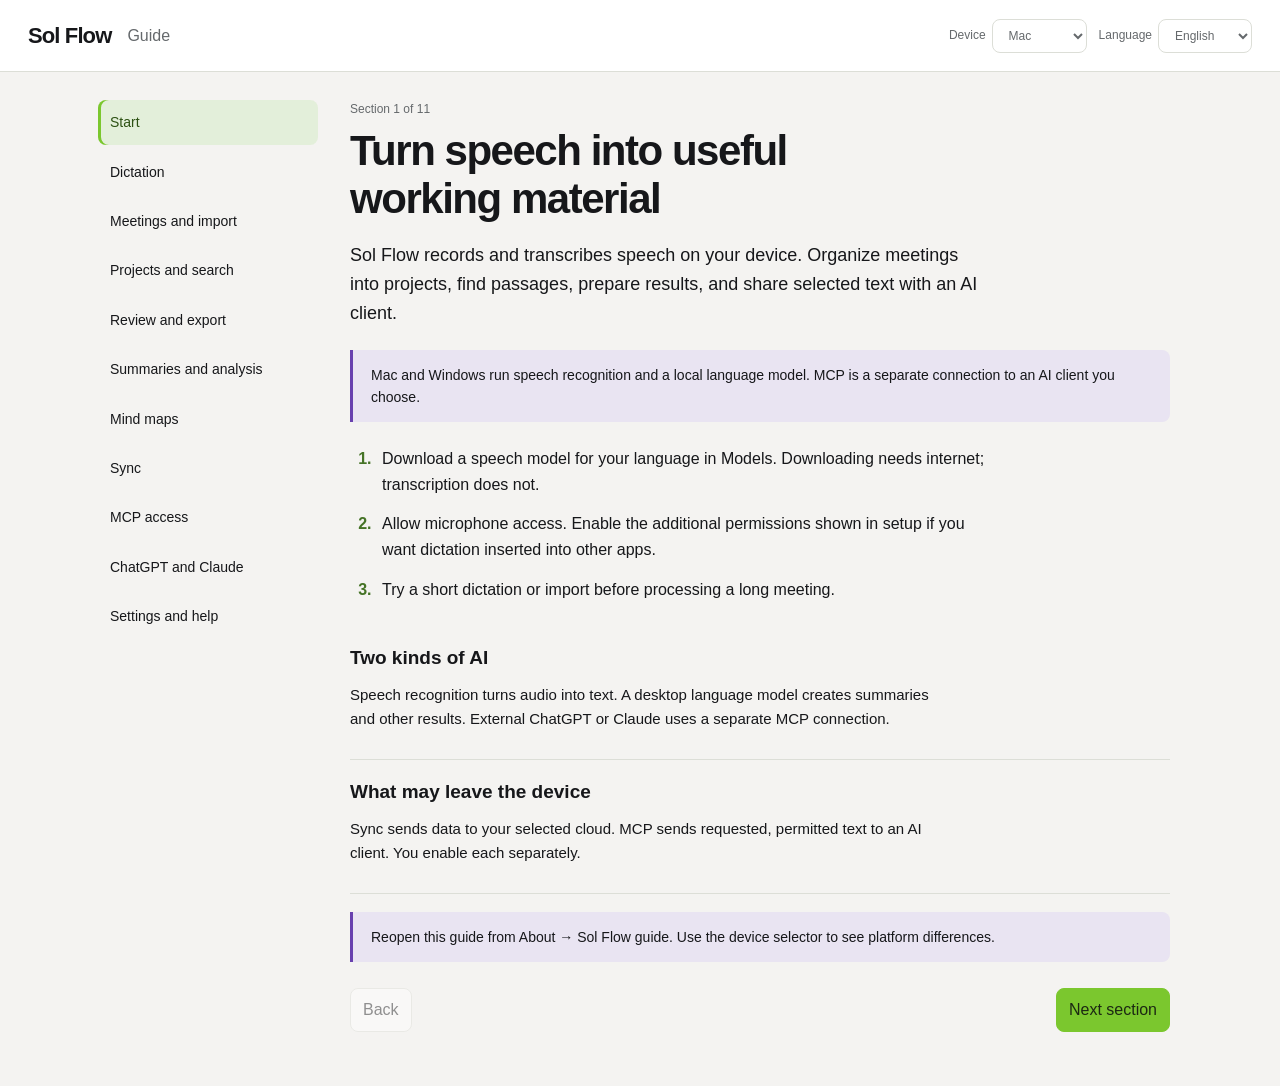
<file: desktop/ui/guide/guide.html>
<!doctype html>
<html lang="ru"><head><meta charset="utf-8"><meta name="viewport" content="width=device-width,initial-scale=1"><meta http-equiv="Content-Security-Policy" content="default-src 'none'; script-src 'self' tauri: http://tauri.localhost; style-src 'self' tauri: http://tauri.localhost; img-src 'self' tauri: http://tauri.localhost data:; font-src 'self'; connect-src 'none'; object-src 'none'; base-uri 'none'; form-action 'none'"><title>Sol Flow — руководство</title><link rel="stylesheet" href="guide.css"></head>
<body><header><strong>Sol Flow</strong><span id="guideName"></span><div class="selects"><label><span id="platformLabel"></span><select id="platform"><option value="mac">Mac</option><option value="windows">Windows</option><option value="android">Android</option></select></label><label><span id="languageLabel"></span><select id="language"><option value="ru">Русский</option><option value="en">English</option></select></label></div></header>
<div class="layout"><nav id="contents" aria-label="Разделы руководства"></nav><main id="main" tabindex="-1"><p class="progress" id="progress"></p><h1 id="title"></h1><p class="lead" id="lead"></p><div id="platformNote" class="note"></div><ol id="steps"></ol><figure id="shot" hidden><img id="screenshot" alt=""><figcaption id="caption"></figcaption></figure><section id="details"></section><aside class="note" id="tip"></aside><div class="pager"><button id="previous"></button><button id="next"></button></div></main></div>
<script src="locales.js"></script><script src="guide-content.js"></script><script src="guide.js"></script></body></html>
</file>
<file: desktop/ui/styles.css>
/*
  Дизайн-система ivansolomin.ru: редакционный минимализм, монохром плюс один
  зелёный акцент. Тёмная тема основная. Веса Inter — только 400 и 500.
  Цвета — только через токены, иначе ломается светлая тема.
*/
:root {
  --canvas: #1c1d20;
  --ink: #ffffff;
  --fog: #999d9e;
  --graphite: #2a2b2e;
  --graphite-2: #36383b;
  --hairline: rgba(255, 255, 255, 0.14);
  --accent: #8bd23a;
  --accent-solid: #7bc72e;
  --accent-deep: #5fa01f;
  --on-accent: #1c1d20;
  --danger: #e0685f;

  /* Кривые и длительности движения. Встроенные ease слишком вялые, эти
     взяты из практики Emil Kowalski: вход и выход — ease-out, движение
     по экрану — ease-in-out. ease-in на интерфейсе не используем: он
     задерживает тот самый момент, ради которого пользователь смотрит. */
  --ease-out: cubic-bezier(0.23, 1, 0.32, 1);
  --ease-in-out: cubic-bezier(0.77, 0, 0.175, 1);
  --press: 120ms;
  --tap: 160ms;
  --panel: 220ms;
  --sheet: 280ms;
}

/*
  Светлая тема приходит либо из системы, либо принудительно из настроек.
  Набор токенов один и тот же, но записан дважды: у CSS нет способа
  переиспользовать блок объявлений, а атрибут на корне должен побеждать
  системное предпочтение в обе стороны.
*/
@media (prefers-color-scheme: light) {
  :root:not([data-theme="dark"]) {
    --canvas: #f4f3f1;
    --ink: #16171a;
    --fog: #6b6e70;
    --graphite: #eceae6;
    --graphite-2: #e3e1db;
    --hairline: rgba(22, 23, 26, 0.12);
    --accent: #437414;
    --accent-solid: #7bc72e;
    --accent-deep: #2f5708;
    --on-accent: #16171a;
    --danger: #c2352b;
  }
}

:root[data-theme="light"] {
  --canvas: #f4f3f1;
  --ink: #16171a;
  --fog: #6b6e70;
  --graphite: #eceae6;
  --graphite-2: #e3e1db;
  --hairline: rgba(22, 23, 26, 0.12);
  --accent: #437414;
  --accent-solid: #7bc72e;
  --accent-deep: #2f5708;
  --on-accent: #16171a;
  --danger: #c2352b;
}

* { margin: 0; padding: 0; box-sizing: border-box; }

/* Авторский display:flex иначе перебивает атрибут hidden. */
[hidden] { display: none !important; }

body {
  background: var(--canvas);
  color: var(--ink);
  font-family: "Inter", -apple-system, "Helvetica Neue", sans-serif;
  font-weight: 400;
  letter-spacing: 0.015em;
  line-height: 1.5;
  user-select: none;
  -webkit-user-select: none;
}

/* --- оболочка: сайдбар слева, содержимое справа ------------------------- */

.shell { display: flex; height: 100vh; }

.sidebar {
  flex: none;
  width: var(--sidebar-width, 248px);
  display: flex;
  flex-direction: column;
  padding: 22px 12px 16px;
  border-right: 1px solid var(--hairline);
  background: var(--graphite);
}

.brand {
  font-size: 15px;
  font-weight: 500;
  letter-spacing: 0.02em;
  padding: 0 10px 16px;
}

.nav { display: flex; flex-direction: column; gap: 2px; }

.nav-item {
  font-family: inherit;
  font-size: 14px;
  letter-spacing: 0.015em;
  color: var(--fog);
  text-align: left;
  background: none;
  border: none;
  border-radius: 8px;
  padding: 8px 10px;
  cursor: pointer;
  transition: color var(--press) var(--ease-out), background var(--press) var(--ease-out);
}
.nav-item:hover { color: var(--ink); background: var(--graphite-2); }

/* Точка у пункта меню: вышла новая версия. */
.nav-item.has-news::after {
  content: "";
  display: inline-block;
  width: 6px;
  height: 6px;
  margin-left: 8px;
  border-radius: 50%;
  background: var(--accent-solid);
  vertical-align: middle;
}
.nav-item.on {
  color: var(--ink);
  background: var(--graphite-2);
  font-weight: 500;
}

/* Проекты — подпункты под «Встречами», как ветки в боковом меню. */
.nav-sub { display: flex; flex-direction: column; gap: 2px; margin: 2px 0 6px; }
.nav-sub .nav-item {
  font-size: 13px;
  padding: 6px 10px 6px 22px;
}

.sidebar-foot {
  margin-top: auto;
  padding: 12px 10px 0;
  color: var(--fog);
  font-size: 12px;
  line-height: 1.35;
  border-top: 1px solid var(--hairline);
}

.content {
  flex: 1;
  min-width: 0;
  overflow-y: auto;
  scroll-behavior: smooth;
}

.page {
  max-width: 640px;
  margin: 0 auto;
  padding: 36px 32px 64px;
}

/* Кнопка быстрого возврата наверх. */
.to-top {
  position: fixed;
  right: 22px;
  bottom: 22px;
  width: 40px;
  height: 40px;
  font-size: 16px;
  color: var(--ink);
  background: var(--graphite-2);
  border: 1px solid var(--hairline);
  border-radius: 50%;
  cursor: pointer;
  opacity: 0.9;
  transition: opacity var(--press) var(--ease-out), transform var(--press) var(--ease-out);
}
.to-top:hover { opacity: 1; }
.to-top:active { transform: scale(0.94); }

/* Действие, которое нельзя отменить, — красным. */
.danger-text {
  font-family: inherit;
  font-size: 13px;
  color: var(--danger);
  background: none;
  border: none;
  border-radius: 6px;
  padding: 6px 8px;
  cursor: pointer;
}
.danger-text:hover { background: color-mix(in srgb, var(--danger) 14%, transparent); }

/* --- запись ------------------------------------------------------------- */

.record-zone {
  position: relative;
  display: flex;
  justify-content: center;
  margin-top: 32px;
  height: 88px;
  align-items: center;
}

.record {
  width: 72px;
  height: 72px;
  border-radius: 50%;
  border: none;
  background: var(--accent-solid);
  color: var(--on-accent);
  display: flex;
  align-items: center;
  justify-content: center;
  cursor: pointer;
  transition: transform var(--press) var(--ease-out), background var(--tap) var(--ease-out);
}
.record:hover { background: var(--accent-deep); }
.record:active { transform: scale(0.94); }
.record:disabled { opacity: 0.4; cursor: default; }

.pulse {
  position: absolute;
  width: 72px;
  height: 72px;
  border-radius: 50%;
  border: 2px solid var(--accent-solid);
  opacity: 0;
  pointer-events: none;
}
.pulse.on { animation: pulse 1.4s ease-out infinite; }
@keyframes pulse {
  from { transform: scale(1); opacity: 0.8; }
  to { transform: scale(1.5); opacity: 0; }
}
@media (prefers-reduced-motion: reduce) {
  .pulse.on { animation: none; opacity: 0.5; }
}

#wave {
  display: block;
  width: 100%;
  height: 36px;
  margin-top: 14px;
}

.result {
  font-size: 17px;
  margin-top: 24px;
  user-select: text;
  -webkit-user-select: text;
}

/* --- кнопки-пилюли ------------------------------------------------------ */

.pill-inset {
  font-family: inherit;
  font-size: 15px;
  font-weight: 500;
  letter-spacing: 0.015em;
  color: var(--ink);
  background: none;
  border: 1px solid var(--hairline);
  border-radius: 100px;
  padding: 10px 22px;
  margin-top: 16px;
  cursor: pointer;
  transition: background var(--tap) var(--ease-out), transform var(--press) var(--ease-out);
}
.pill-inset:hover { background: var(--graphite); }
.pill-inset:active { transform: scale(0.97); }
.pill-inset.compact { padding: 7px 16px; font-size: 13px; margin: 0; }

/* Единственная зелёная кнопка вне записи: поддержка — приглашение, а не
   требование, поэтому контур, а не заливка. */
.pill-inset.support {
  border-color: var(--accent-solid);
  color: var(--accent);
}
.pill-inset.support:hover { background: rgba(123, 199, 46, 0.12); }

/* --- панель подготовки -------------------------------------------------- */

.panel {
  margin-top: 44px;
  background: var(--graphite);
  border-radius: 12px;
  padding: 20px 16px;
}

.perm {
  display: flex;
  align-items: center;
  gap: 12px;
  padding: 14px 0 0;
  margin-top: 14px;
  border-top: 1px solid var(--hairline);
}
.perm-text { flex: 1; }
.perm-title { font-size: 15px; }
.perm-done {
  color: var(--fog);
  font-size: 13px;
  display: inline-flex;
  align-items: center;
  gap: 8px;
}
.bullet {
  width: 6px;
  height: 6px;
  background: var(--accent-solid);
  display: inline-block;
}

/* --- каталог моделей ---------------------------------------------------- */

/* Фильтры — как пункты меню на сайте: подчеркивание у включенного. */
.filter-row {
  display: flex;
  align-items: center;
  gap: 18px;
  margin-top: 14px;
}

.filter-anchor { position: relative; }

.filter-chip {
  font-family: inherit;
  font-size: 13px;
  font-weight: 500;
  letter-spacing: 0.015em;
  color: var(--fog);
  background: none;
  border: none;
  border-bottom: 2px solid transparent;
  padding: 4px 0 3px;
  cursor: pointer;
  transition: color var(--tap) var(--ease-out), border-color var(--tap) var(--ease-out);
}
.filter-chip:hover { color: var(--ink); }
.filter-chip.on {
  color: var(--ink);
  border-bottom-color: var(--accent-solid);
}

/* Выпадающий список языков: их больше сотни, поэтому с поиском. */
.lang-panel {
  position: absolute;
  z-index: 10;
  top: calc(100% + 8px);
  left: 0;
  width: 300px;
  background: var(--graphite-2);
  border: 1px solid var(--hairline);
  border-radius: 10px;
  padding: 10px;
  box-shadow: 0 12px 32px rgba(0, 0, 0, 0.35);
}
.lang-panel .search { margin-top: 0; background: var(--canvas); }

.lang-list {
  max-height: 300px;
  overflow-y: auto;
  margin-top: 6px;
}

.lang-row {
  display: flex;
  align-items: center;
  gap: 8px;
  width: 100%;
  font-family: inherit;
  font-size: 14px;
  letter-spacing: 0.015em;
  color: var(--ink);
  text-align: left;
  background: none;
  border: none;
  border-radius: 6px;
  padding: 7px 8px;
  cursor: pointer;
}
.lang-row:hover { background: var(--graphite); }
.lang-row .bullet { flex: none; visibility: hidden; }
.lang-row.chosen .bullet { visibility: visible; }
.lang-row .lang-name { flex: 1; min-width: 0; }
.lang-row .lang-count { color: var(--fog); font-size: 13px; }
.lang-empty { color: var(--fog); font-size: 13px; padding: 8px; }

/* Поле поиска с крестиком очистки. */
.search-box { position: relative; }
.search-box .search { padding-right: 34px; }

.search-clear {
  position: absolute;
  right: 6px;
  top: 50%;
  transform: translateY(-50%);
  width: 26px;
  height: 26px;
  font-size: 13px;
  line-height: 1;
  color: var(--fog);
  background: none;
  border: none;
  border-radius: 50%;
  cursor: pointer;
}
.search-clear:hover { color: var(--ink); background: var(--graphite); }

.search {
  width: 100%;
  margin-top: 14px;
  padding: 9px 12px;
  font: inherit;
  font-size: 14px;
  color: var(--ink);
  background: var(--graphite-2);
  border: 1px solid var(--hairline);
  border-radius: 8px;
  outline: none;
}
.search::placeholder { color: var(--fog); }

.model {
  display: flex;
  align-items: center;
  gap: 12px;
  padding: 14px 0;
  border-top: 1px solid var(--hairline);
}
.model:first-of-type { border-top: none; }
.model-text { flex: 1; min-width: 0; }
.model-name {
  font-size: 15px;
  font-weight: 500;
  display: flex;
  align-items: center;
  gap: 8px;
}
.model-name .bullet { flex: none; }
.model-meta { color: var(--fog); font-size: 13px; margin-top: 2px; }

/* Ярлык рекомендованной модели: чем именно она хороша. */
.model-tag {
  font-size: 11px;
  font-weight: 400;
  letter-spacing: 0.02em;
  color: var(--accent);
  border: 1px solid var(--accent);
  border-radius: 100px;
  padding: 1px 8px;
  white-space: nowrap;
}

.list-head { margin-top: 22px; }

.show-all {
  font-family: inherit;
  font-size: 13px;
  font-weight: 500;
  color: var(--fog);
  background: none;
  border: none;
  border-top: 1px solid var(--hairline);
  width: 100%;
  text-align: left;
  padding: 14px 0 4px;
  cursor: pointer;
}
.show-all:hover { color: var(--ink); }
.model-progress {
  height: 3px;
  background: var(--hairline);
  border-radius: 2px;
  margin-top: 8px;
  overflow: hidden;
}
.model-progress > div {
  height: 100%;
  background: var(--accent-solid);
  transition: width 300ms ease;
}
.model-remove {
  color: var(--fog);
  font-size: 13px;
  background: none;
  border: none;
  font-family: inherit;
  cursor: pointer;
  padding: 6px;
}
.model-remove:hover { color: var(--ink); }

/* --- встречи ------------------------------------------------------------- */

.record.small {
  width: 48px;
  height: 48px;
  flex: none;
}

.meet-controls {
  display: flex;
  align-items: center;
  gap: 14px;
  margin-top: 24px;
}

.spacer { flex: 1; }

.meet-rec-hint { color: var(--fog); font-size: 14px; }

.meet-rec-live { display: flex; align-items: center; gap: 12px; }
.meet-timer {
  font-size: 15px;
  font-weight: 500;
  font-variant-numeric: tabular-nums;
}
#meetWave { display: block; width: 180px; height: 28px; }

.filter-row.wrap { flex-wrap: wrap; row-gap: 6px; }

.project-edit {
  display: flex;
  align-items: center;
  gap: 10px;
  margin-top: 12px;
}
.project-edit .search { flex: 1; margin-top: 0; }

.formats { margin-top: 10px; }

/* Строка встречи в списке — та же кость, что у модели в каталоге. */
.meeting {
  position: relative;
  display: flex;
  align-items: center;
  gap: 12px;
  padding: 14px 0;
  border-top: 1px solid var(--hairline);
  cursor: pointer;
}
.meeting:first-of-type { border-top: none; }
#meetingList { margin-top: 8px; }

/* Галочка выбора: появляется по наведению, остаётся у выбранных. */
.meet-check {
  flex: none;
  width: 18px;
  height: 18px;
  border: 1px solid var(--hairline);
  border-radius: 4px;
  background: none;
  cursor: pointer;
  opacity: 0;
  transition: opacity var(--press) var(--ease-out), background var(--press) var(--ease-out),
    border-color var(--press) var(--ease-out);
}
.meeting:hover .meet-check,
.meet-check.on,
body.selecting .meet-check { opacity: 1; }
.meet-check.on {
  background: var(--accent-solid);
  border-color: var(--accent-solid);
}
.meet-check.on::after {
  content: "";
  display: block;
  width: 5px;
  height: 9px;
  margin: 1px auto 0;
  border: solid var(--on-accent);
  border-width: 0 2px 2px 0;
  transform: rotate(45deg);
}

/* Три точки — меню строки. */
.row-menu {
  flex: none;
  width: 28px;
  height: 28px;
  font-size: 16px;
  line-height: 1;
  color: var(--fog);
  background: none;
  border: none;
  border-radius: 6px;
  cursor: pointer;
  opacity: 0;
  transition: opacity var(--press) var(--ease-out), color var(--press) var(--ease-out), background var(--press) var(--ease-out);
}
.meeting:hover .row-menu, .row-menu.open { opacity: 1; }
.row-menu:hover, .row-menu.open { color: var(--ink); background: var(--graphite-2); }

.bulk-bar {
  display: flex;
  align-items: center;
  flex-wrap: wrap;
  gap: 10px;
  margin-top: 14px;
  padding: 12px 14px;
  background: var(--graphite-2);
  border-radius: 10px;
}
.bulk-count { font-size: 13px; font-weight: 500; }

/* Меню строки открывается от трёх точек — вправо не уходит за край. */
.row-menu-panel {
  top: calc(100% + 4px);
  left: auto;
  right: 0;
  width: 220px;
}
.row-menu-panel.above { top: auto; bottom: calc(100% + 4px); }
.lang-row.danger {
  display: block;
  width: 100%;
  font-family: inherit;
  font-size: 14px;
  text-align: left;
  color: var(--fog);
  background: none;
  border: none;
  border-radius: 6px;
  padding: 7px 8px;
  cursor: pointer;
}
.lang-row.danger:hover { color: var(--ink); background: var(--graphite); }

/* Полоса без процентов — бегущая, когда работа идет, а счета нет. */
.model-progress.busy > div {
  width: 30%;
  animation: slide 1.2s ease-in-out infinite alternate;
}
@keyframes slide {
  from { margin-left: 0; }
  to { margin-left: 70%; }
}
@media (prefers-reduced-motion: reduce) {
  .model-progress.busy > div { animation: none; width: 100%; opacity: 0.5; }
}

/* Меню форматов — та же панель, что у языков, но без поиска. */
.lang-panel.menu { width: 200px; padding: 6px; }
.lang-panel.menu .lang-row .bullet { display: none; }

/* Перетаскивание файла: кнопка импорта на время превращается в поле. */
.drop-target {
  border-style: solid;
  transition: border-color var(--tap) var(--ease-out), background var(--tap) var(--ease-out),
    color var(--tap) var(--ease-out), padding var(--tap) var(--ease-out);
}
body.dropping .drop-target {
  border-style: dashed;
  border-color: var(--accent-solid);
  color: var(--accent);
  background: var(--graphite);
  padding: 14px 22px;
}

/* --- деталь встречи ------------------------------------------------------ */

.back {
  font-family: inherit;
  font-size: 13px;
  color: var(--fog);
  background: none;
  border: none;
  padding: 0;
  cursor: pointer;
}
.back:hover { color: var(--ink); }

.meet-title { cursor: text; margin-top: 14px; }
.title-input { margin-top: 14px; font-size: 20px; }

.meet-actions {
  display: flex;
  align-items: center;
  flex-wrap: wrap;
  gap: 10px;
  margin-top: 16px;
}
/* Прижимается вправо и в своей строке, если кнопки перенеслись. */
.push-right { margin-left: auto; }

.meet-select {
  font-family: inherit;
  font-size: 13px;
  font-weight: 500;
  color: var(--ink);
  background: var(--graphite);
  border: 1px solid var(--hairline);
  border-radius: 100px;
  padding: 7px 12px;
  outline: none;
  cursor: pointer;
  -webkit-appearance: none;
  appearance: none;
}

#meetSegments { margin-top: 20px; }

/* Говорящие в своих цветах — палитра как на Android, по кругу на шестерых. */
.speaker {
  display: block;
  font-family: inherit;
  font-size: 13px;
  font-weight: 500;
  letter-spacing: 0.015em;
  background: none;
  border: none;
  padding: 14px 0 2px;
  cursor: pointer;
}
.speaker:hover { text-decoration: underline; }
.speaker-0 { color: var(--accent); }
.speaker-1 { color: #6aa9e0; }
.speaker-2 { color: #d99a4e; }
.speaker-3 { color: #b98ad6; }
.speaker-4 { color: #4fbfa8; }
.speaker-5 { color: #d97ea0; }

.segment {
  display: flex;
  gap: 14px;
  padding: 10px 0;
}
.segment-clock {
  flex: none;
  width: 56px;
  color: var(--fog);
  font-size: 13px;
  font-variant-numeric: tabular-nums;
  padding-top: 2px;
}
.segment-text {
  font-size: 15px;
  user-select: text;
  -webkit-user-select: text;
}

/* --- история диктовки ---------------------------------------------------- */

.search-box.grow { flex: 1; }
.filter-row .search-box .search { margin-top: 0; }

.history-item {
  display: flex;
  align-items: flex-start;
  gap: 12px;
  padding: 14px 0;
  border-top: 1px solid var(--hairline);
}
.history-item:first-of-type { border-top: none; }

.history-text {
  flex: 1;
  min-width: 0;
  font-size: 15px;
  text-align: left;
  font-family: inherit;
  color: var(--ink);
  background: none;
  border: none;
  padding: 0;
  cursor: pointer;
  user-select: text;
  -webkit-user-select: text;
}
.history-when {
  flex: none;
  color: var(--fog);
  font-size: 12px;
  font-variant-numeric: tabular-nums;
  padding-top: 3px;
}
.history-remove {
  flex: none;
  color: var(--fog);
  font-size: 15px;
  line-height: 1;
  background: none;
  border: none;
  border-radius: 6px;
  padding: 4px 7px;
  cursor: pointer;
  opacity: 0;
}
.history-item:hover .history-remove { opacity: 1; }
.history-remove:hover { color: var(--danger); }

/* --- имена говорящих ----------------------------------------------------- */

.speakers-panel { margin-top: 22px; }

.speaker-row {
  display: flex;
  align-items: center;
  gap: 12px;
  margin-top: 12px;
}
.speaker-dot {
  flex: none;
  width: 8px;
  height: 8px;
  border-radius: 50%;
}
.speaker-row .search { flex: 1; margin-top: 0; }
.speaker-share { color: var(--fog); font-size: 12px; white-space: nowrap; }

.meet-select.wide { min-width: 220px; max-width: 280px; }

/* Точки палитры говорящих в панели имён. */
.speaker-bg-0 { background: var(--accent); }
.speaker-bg-1 { background: #6aa9e0; }
.speaker-bg-2 { background: #d99a4e; }
.speaker-bg-3 { background: #b98ad6; }
.speaker-bg-4 { background: #4fbfa8; }
.speaker-bg-5 { background: #d97ea0; }

/* Первая строка панели — без разделителя: над ней уже край панели. */
.panel .perm:first-child {
  border-top: none;
  margin-top: 0;
  padding-top: 0;
}

/* --- переключатели и активное состояние ---------------------------------- */

/* Тумблер: зелёный — включено, серый — выключено. Цвет заметнее слова. */
.toggle {
  display: inline-flex;
  align-items: center;
  gap: 9px;
  font-family: inherit;
  font-size: 13px;
  font-weight: 500;
  color: var(--fog);
  background: none;
  border: none;
  cursor: pointer;
  padding: 4px 0;
}
.toggle-track {
  width: 38px;
  height: 22px;
  border-radius: 100px;
  background: var(--graphite-2);
  border: 1px solid var(--hairline);
  position: relative;
  transition: background var(--tap) var(--ease-out), border-color var(--tap) var(--ease-out);
}
.toggle-knob {
  position: absolute;
  top: 2px;
  left: 2px;
  width: 16px;
  height: 16px;
  border-radius: 50%;
  background: var(--fog);
  transition: transform var(--tap) var(--ease-out), background var(--tap) var(--ease-out);
}
.toggle.on { color: var(--accent); }
.toggle.on .toggle-track {
  background: var(--accent-solid);
  border-color: var(--accent-solid);
}
.toggle.on .toggle-knob {
  transform: translateX(16px);
  background: var(--on-accent);
}

/* Выбранная модель — зелёной кнопкой, чтобы не искать точку глазами. */
.pill-inset.active-mark {
  color: var(--on-accent);
  background: var(--accent-solid);
  border-color: var(--accent-solid);
  opacity: 1;
}
.pill-inset.active-mark:disabled { opacity: 1; cursor: default; }

/* --- иконки строк -------------------------------------------------------- */

.row-icon {
  flex: none;
  width: 20px;
  height: 20px;
  color: var(--fog);
}
.perm-title-row { display: flex; align-items: center; gap: 10px; }

.icon-button {
  display: inline-flex;
  align-items: center;
  gap: 7px;
}
.icon-button svg { width: 15px; height: 15px; }

/* --- проекты в сайдбаре --------------------------------------------------- */

.nav-item.drop-here {
  color: var(--ink);
  background: color-mix(in srgb, var(--accent-solid) 22%, transparent);
  box-shadow: inset 0 0 0 1px var(--accent-solid);
}
.nav-add { color: var(--fog); }

.nav-input {
  font-family: inherit;
  font-size: 13px;
  color: var(--ink);
  background: var(--canvas);
  border: 1px solid var(--accent-solid);
  border-radius: 8px;
  padding: 6px 10px 6px 22px;
  margin: 0 0 2px;
  outline: none;
  width: 100%;
}

.meeting.dragging { opacity: 0.45; }

/* Поле ссылки под кнопкой импорта. */
.url-row {
  display: flex;
  align-items: center;
  gap: 10px;
  margin-top: 12px;
}
.url-row .search { margin-top: 0; }
.url-connection-hint {
  display: flex;
  flex-wrap: wrap;
  align-items: center;
  gap: 12px;
  margin: 12px 0;
  padding: 14px 16px;
  border: 1px solid var(--hairline);
  border-radius: 14px;
}
.url-connection-hint[hidden] { display: none; }
.url-connection-hint .small { flex: 1 1 240px; }

/* Прервать долгую работу можно прямо из строки списка. */
.row-cancel {
  flex: none;
  font-family: inherit;
  font-size: 12px;
  color: var(--fog);
  background: none;
  border: 1px solid var(--hairline);
  border-radius: 100px;
  padding: 5px 12px;
  cursor: pointer;
}
.row-cancel:hover { color: var(--danger); border-color: var(--danger); }

/* --- проекты как папки ---------------------------------------------------- */

.nav-project {
  display: flex;
  align-items: center;
  gap: 6px;
  position: relative;
}
.nav-label {
  flex: 1;
  min-width: 0;
  overflow: hidden;
  text-overflow: ellipsis;
  white-space: nowrap;
}
.nav-count { color: var(--fog); font-size: 11px; }

.twisty {
  flex: none;
  width: 14px;
  text-align: center;
  color: var(--fog);
  transition: transform var(--tap) var(--ease-out);
}
.twisty.open { transform: rotate(90deg); }

.nav-meetings { display: flex; flex-direction: column; gap: 1px; margin: 1px 0 4px; }
.nav-meeting {
  font-family: inherit;
  font-size: 12px;
  color: var(--fog);
  text-align: left;
  background: none;
  border: none;
  border-radius: 6px;
  padding: 5px 10px 5px 38px;
  cursor: pointer;
  overflow: hidden;
  text-overflow: ellipsis;
  white-space: nowrap;
}
.nav-meeting:hover { color: var(--ink); background: var(--graphite-2); }
.nav-meeting.on { color: var(--ink); background: var(--graphite-2); }
.nav-empty { color: var(--fog); font-size: 11px; padding: 4px 10px 4px 38px; }

.project-menu {
  top: calc(100% + 2px);
  left: 8px;
  width: 190px;
}

/* Призрак перетаскиваемой записи следует за курсором. */
.drag-ghost {
  position: fixed;
  z-index: 100;
  pointer-events: none;
  max-width: 260px;
  overflow: hidden;
  text-overflow: ellipsis;
  white-space: nowrap;
  font-size: 12px;
  color: var(--ink);
  background: var(--graphite-2);
  border: 1px solid var(--accent-solid);
  border-radius: 8px;
  padding: 6px 10px;
  box-shadow: 0 8px 24px rgba(0, 0, 0, 0.35);
}
body.dragging-meeting { cursor: grabbing; }
body.dragging-meeting * { cursor: grabbing !important; user-select: none; }

/* --- о проекте ------------------------------------------------------------ */

.links {
  display: flex;
  flex-wrap: wrap;
  gap: 8px;
  margin-top: 18px;
}

/* --- вводный экран -------------------------------------------------------- */

.intro {
  position: fixed;
  inset: 0;
  z-index: 200;
  display: flex;
  align-items: center;
  justify-content: center;
  background: color-mix(in srgb, var(--canvas) 82%, transparent);
  backdrop-filter: blur(10px);
}

.intro-card {
  width: min(560px, calc(100vw - 48px));
  background: var(--graphite);
  border: 1px solid var(--hairline);
  border-radius: 16px;
  padding: 28px 28px 20px;
  box-shadow: 0 24px 60px rgba(0, 0, 0, 0.4);
}

.intro-body { min-height: 292px; }
.intro-title { font-size: 21px; font-weight: 500; margin-top: 14px; }
.intro-text { color: var(--fog); font-size: 14px; margin-top: 8px; }

.intro-foot {
  display: flex;
  align-items: center;
  gap: 10px;
  margin-top: 18px;
}

.intro-dots { display: flex; gap: 6px; }
.intro-dots span {
  width: 6px;
  height: 6px;
  border-radius: 50%;
  background: var(--hairline);
}
.intro-dots span.on { background: var(--accent-solid); }

/* Мини-макет вместо картинки: рисуется теми же токенами, что интерфейс,
   поэтому не устаревает и живёт в обеих темах. */
.shot {
  height: 168px;
  display: flex;
  background: var(--canvas);
  border: 1px solid var(--hairline);
  border-radius: 10px;
  overflow: hidden;
}
.shot-side {
  width: 84px;
  flex: none;
  background: var(--graphite-2);
  border-right: 1px solid var(--hairline);
  padding: 10px 8px;
  display: flex;
  flex-direction: column;
  gap: 6px;
}
.shot-line {
  height: 7px;
  border-radius: 3px;
  background: var(--hairline);
}
.shot-line.on { background: var(--accent-solid); }
.shot-line.short { width: 60%; }
.shot-main {
  flex: 1;
  padding: 12px 14px;
  display: flex;
  flex-direction: column;
  gap: 8px;
}
.shot-title { height: 11px; width: 46%; border-radius: 4px; background: var(--fog); }
.shot-dot {
  width: 34px;
  height: 34px;
  border-radius: 50%;
  background: var(--accent-solid);
  align-self: center;
  margin: 6px 0;
}
.shot-wave {
  display: flex;
  align-items: flex-end;
  gap: 3px;
  height: 26px;
  align-self: center;
}
.shot-wave i {
  width: 4px;
  border-radius: 2px;
  background: var(--accent-solid);
  display: block;
}
.shot-row {
  height: 9px;
  border-radius: 3px;
  background: var(--hairline);
}
.shot-row.wide { width: 88%; }
.shot-row.mid { width: 64%; }
.shot-pill {
  height: 16px;
  width: 74px;
  border-radius: 100px;
  border: 1px solid var(--hairline);
}
.shot-pill.filled { background: var(--accent-solid); border-color: var(--accent-solid); }
.shot-tags { display: flex; gap: 6px; }


/* Выбор темы: три состояния подряд, как сегменты. */
.segments {
  display: inline-flex;
  gap: 2px;
  padding: 2px;
  background: var(--graphite-2);
  border: 1px solid var(--hairline);
  border-radius: 100px;
}
.segment {
  font-family: inherit;
  font-size: 12px;
  font-weight: 500;
  letter-spacing: 0.015em;
  color: var(--fog);
  background: none;
  border: none;
  border-radius: 100px;
  padding: 6px 12px;
  cursor: pointer;
  transition: color var(--press) var(--ease-out), background var(--press) var(--ease-out);
}
.segment:hover { color: var(--ink); }
.segment.on {
  color: var(--on-accent);
  background: var(--accent-solid);
}

/* Запись в сайдбаре ведёт себя как строка списка, а не как кнопка. */
.nav-meeting { position: relative; }
.nav-meetings .nav-input { padding-left: 38px; }

/* Отчёт о проблеме. */
.bug-text {
  width: 100%;
  margin-top: 14px;
  resize: vertical;
  font-size: 14px;
  line-height: 1.45;
  user-select: text;
  -webkit-user-select: text;
}
.bug-preview {
  margin-top: 14px;
  max-height: 260px;
  overflow: auto;
  font-family: ui-monospace, "SF Mono", Menlo, monospace;
  font-size: 11px;
  line-height: 1.5;
  color: var(--fog);
  background: var(--canvas);
  border: 1px solid var(--hairline);
  border-radius: 8px;
  padding: 12px;
  white-space: pre-wrap;
  user-select: text;
  -webkit-user-select: text;
}

/* --- находки поиска ------------------------------------------------------- */

.hits { margin-top: 8px; display: flex; flex-direction: column; gap: 4px; }
.hit {
  font-size: 12px;
  color: var(--fog);
  display: flex;
  gap: 8px;
  line-height: 1.45;
}
.hit-clock { flex: none; font-variant-numeric: tabular-nums; }
.hit-more { font-size: 12px; color: var(--fog); opacity: 0.7; }

mark {
  color: var(--ink);
  background: color-mix(in srgb, var(--accent-solid) 34%, transparent);
  border-radius: 3px;
  padding: 0 2px;
}

.find-box { margin-top: 14px; position: relative; }
.find-count {
  position: absolute;
  right: 38px;
  top: 50%;
  transform: translateY(-50%);
  font-size: 12px;
  color: var(--fog);
  pointer-events: none;
}
.segment.current {
  background: color-mix(in srgb, var(--accent-solid) 12%, transparent);
  border-radius: 8px;
  margin: 0 -10px;
  padding-left: 10px;
  padding-right: 10px;
}


/* --- то, что рисует браузер ----------------------------------------------- */
/* Выделение, каретка, полосы прокрутки и кольцо фокуса по умолчанию не
   принадлежат никакому дизайну. Красим их своими токенами. */

::selection {
  background: color-mix(in srgb, var(--accent-solid) 30%, transparent);
  color: var(--ink);
}

input,
textarea {
  caret-color: var(--accent-solid);
}

:focus-visible {
  outline: 2px solid var(--accent-solid);
  outline-offset: 2px;
  border-radius: 6px;
}

.content::-webkit-scrollbar,
.lang-list::-webkit-scrollbar,
.bug-preview::-webkit-scrollbar {
  width: 10px;
}
.content::-webkit-scrollbar-thumb,
.lang-list::-webkit-scrollbar-thumb,
.bug-preview::-webkit-scrollbar-thumb {
  background: var(--hairline);
  border: 3px solid transparent;
  background-clip: padding-box;
  border-radius: 100px;
}
.content::-webkit-scrollbar-thumb:hover,
.lang-list::-webkit-scrollbar-thumb:hover,
.bug-preview::-webkit-scrollbar-thumb:hover {
  background: var(--fog);
  background-clip: padding-box;
}
.content::-webkit-scrollbar-track { background: transparent; }

/* Кому движение мешает — тому его нет: правило действует на весь интерфейс,
   а не только на пульс кнопки записи. */
@media (prefers-reduced-motion: reduce) {
  *,
  *::before,
  *::after {
    animation-duration: 0.01ms !important;
    animation-iteration-count: 1 !important;
    transition-duration: 0.01ms !important;
    scroll-behavior: auto !important;
  }
}

/* Иконки вместо глифов: один стиль обводки, размер по строке. */
.row-menu svg { width: 16px; height: 16px; display: block; margin: auto; }
.twisty svg { width: 12px; height: 12px; display: block; }
.twisty {
  display: flex;
  align-items: center;
  justify-content: center;
}
.history-remove svg { width: 15px; height: 15px; display: block; }
.to-top svg { width: 17px; height: 17px; display: block; margin: auto; }
.search-clear svg { width: 13px; height: 13px; display: block; margin: auto; }

/* --- история: плеер и действия -------------------------------------------- */

.history-body { flex: 1; min-width: 0; }
#coherentSetting .muted, .history-body > .muted {
  color: var(--fog); font-size: 12px; line-height: 1.6; margin-top: 5px;
}
.history-source { margin: 10px 0; color: var(--fog); font-size: 12px; }
.history-source summary { cursor: pointer; padding: 4px 0; }
.history-source .history-text { margin: 8px 0; color: var(--ink); }
.history-body .text-button {
  margin: 6px 0; padding: 6px 10px; border: 1px solid var(--hairline);
  border-radius: 6px; background: transparent; color: var(--ink);
  font: inherit; font-size: 12px; cursor: pointer;
}
.history-body .text-button:hover { background: var(--graphite); }
.history-body .text-button:disabled { opacity: .5; cursor: wait; }
.history-text {
  font-size: 15px;
  user-select: text;
  -webkit-user-select: text;
}

.player {
  display: flex;
  align-items: center;
  gap: 10px;
  margin-top: 8px;
}
.player-play {
  flex: none;
  width: 26px;
  height: 26px;
  color: var(--ink);
  background: var(--graphite-2);
  border: 1px solid var(--hairline);
  border-radius: 50%;
  cursor: pointer;
  padding: 0;
}
.player-play svg { width: 13px; height: 13px; display: block; margin: auto; }
.player-play:hover { background: var(--graphite); }

.player-bar {
  flex: 1;
  height: 4px;
  background: var(--hairline);
  border-radius: 2px;
  cursor: pointer;
  overflow: hidden;
}
.player-bar > div {
  height: 100%;
  width: 0;
  background: var(--accent-solid);
}
.player-time {
  flex: none;
  color: var(--fog);
  font-size: 12px;
  font-variant-numeric: tabular-nums;
}

/* Иконки видны всегда: появление по наведению залипало, когда список
   перерисовывался под курсором. Приглушены, пока на строку не навели. */
.history-actions {
  flex: none;
  display: flex;
  gap: 2px;
  opacity: 0.45;
  transition: opacity var(--press) var(--ease-out);
}
.history-item:hover .history-actions { opacity: 1; }

.icon-only {
  width: 28px;
  height: 28px;
  color: var(--fog);
  background: none;
  border: none;
  border-radius: 6px;
  cursor: pointer;
  padding: 0;
}
.icon-only svg { width: 15px; height: 15px; display: block; margin: auto; }
.icon-only:hover { color: var(--ink); background: var(--graphite-2); }
.icon-only.danger:hover { color: var(--danger); }
.icon-only.armed {
  color: var(--danger);
  background: color-mix(in srgb, var(--danger) 16%, transparent);
}

/* --- быстрый выбор модели в сайдбаре -------------------------------------- */

.sidebar-foot {
  margin-top: auto;
  padding-top: 12px;
  border-top: 1px solid var(--hairline);
}
.foot-status {
  color: var(--fog);
  font-size: 12px;
  line-height: 1.35;
  padding: 8px 10px 0;
}

.model-switch { width: 100%; }

/* Версия в подвале: обычно её не замечают, а когда выходит новая — она
   загорается акцентом и становится кнопкой «обновить». */
.foot-version {
  font-family: inherit;
  font-size: 12px;
  line-height: 1.35;
  color: var(--fog);
  background: none;
  border: none;
  border-radius: 6px;
  padding: 4px 10px;
  margin-top: 2px;
  text-align: left;
  cursor: pointer;
  transition: color var(--tap) var(--ease-out), background var(--tap) var(--ease-out);
}
.foot-version:hover { color: var(--ink); background: var(--graphite-2); }
.foot-version.has-news { color: var(--accent); }
.foot-version.has-news::before {
  content: "";
  display: inline-block;
  width: 6px;
  height: 6px;
  margin-right: 6px;
  border-radius: 50%;
  background: var(--accent-solid);
  vertical-align: middle;
}

.model-pick {
  display: flex;
  align-items: center;
  gap: 8px;
  width: 100%;
  font-family: inherit;
  font-size: 12px;
  color: var(--ink);
  background: var(--graphite-2);
  border: 1px solid var(--hairline);
  border-radius: 8px;
  padding: 7px 9px;
  cursor: pointer;
  transition: background var(--press) var(--ease-out);
}
.model-pick:hover { background: var(--graphite); }
.model-pick .bullet { flex: none; }
.model-pick-name {
  flex: 1;
  min-width: 0;
  overflow: hidden;
  text-overflow: ellipsis;
  white-space: nowrap;
  text-align: left;
}
.model-pick svg { flex: none; width: 12px; height: 12px; }

/* Меню выбора раскрывается вверх — оно у самого низа окна. */
.lang-panel.up {
  top: auto;
  bottom: calc(100% + 6px);
  left: 0;
  width: 240px;
}

/* Пункты «Что нового»: точка в цвет акцента у каждого. */
.whatsnew-list {
  list-style: none;
  margin: 14px 0 0;
  padding: 0;
}
.whatsnew-list li {
  position: relative;
  padding-left: 18px;
  margin-top: 10px;
  color: var(--fog);
  font-size: 14px;
}
.whatsnew-list li::before {
  content: "•";
  position: absolute;
  left: 2px;
  color: var(--accent-solid);
}

/* Блок саммери в детали встречи. */
.meet-summary {
  margin-top: 18px;
  padding: 16px 18px;
  border: 1px solid var(--hairline);
  border-radius: 14px;
}
.meet-summary .summary-head {
  font-weight: 500;
  margin: 12px 0 4px;
}
.meet-summary .summary-head:first-child { margin-top: 0; }
.meet-summary .summary-item {
  position: relative;
  padding-left: 16px;
  margin-top: 6px;
  color: var(--fog);
  font-size: 14px;
}
.meet-summary .summary-item::before {
  content: "•";
  position: absolute;
  left: 2px;
  color: var(--accent-solid);
}
.meet-summary p { font-size: 14px; }

/* Вопрос к записи: список пар вопрос/ответ и поле снизу. */
.meet-summary .qa-q { font-weight: 500; margin-top: 14px; }
.meet-summary .qa-q:first-child { margin-top: 0; }
.meet-summary .qa-a { margin-top: 4px; }
.meet-summary .qa-a p { margin-top: 4px; color: var(--fog); }
.meet-summary .qa-a .summary-item { margin-top: 4px; }
.meet-summary .qa-time {
  color: var(--accent-solid);
  background: none;
  border: 0;
  padding: 0 2px;
  font: inherit;
  font-size: 13px;
  cursor: pointer;
}
.meet-summary .qa-time:hover { text-decoration: underline; }
.extra-tools { display: inline-flex; gap: 4px; }
.meet-extra .qa-a p:first-child { margin-top: 0; }
.ask-row { display: flex; gap: 8px; align-items: center; margin-top: 12px; }
.ask-row .search { flex: 1; }
.segment.jumped { background: var(--graphite-2); border-radius: 8px; }

/* Строка идущей работы в детали встречи. */
.meet-work {
  display: flex;
  align-items: center;
  gap: 12px;
  margin-top: 14px;
}
.meet-work .model-progress { flex: 1; margin: 0; }
.meet-work .muted { white-space: nowrap; }

/* Отмена идущей работы: опасное действие, а не обычная кнопка. */
.danger-pill {
  font-family: inherit;
  font-size: 13px;
  color: var(--danger);
  background: none;
  border: 1px solid color-mix(in srgb, var(--danger) 45%, transparent);
  border-radius: 999px;
  padding: 6px 16px;
  cursor: pointer;
}
.danger-pill:hover { background: color-mix(in srgb, var(--danger) 12%, transparent); }

/* Окно «Что нового»: история версий листается внутри. */
.whatsnew-scroll {
  max-height: 46vh;
  overflow-y: auto;
  padding-right: 6px;
}
.whatsnew-prev-title {
  margin-top: 20px;
  padding-top: 14px;
  border-top: 1px solid var(--hairline);
  font-weight: 500;
}

/* Синхронизация: код для страницы Яндекса — крупно и с разрядкой, его
   переписывают глазами в другое окно. */
.sync-code {
  font-size: 26px;
  font-weight: 500;
  letter-spacing: 0.18em;
  margin: 4px 0 0;
  user-select: all;
}
.sync-error { color: var(--danger); }

/* Ответ кнопки синхронизации: зелёным сошлось, красным — нет. */
.pill-inset.ok { border-color: var(--accent-solid); color: var(--accent); }
.pill-inset.fail { border-color: var(--danger); color: var(--danger); }

/* Окно входа в Яндекс.Диск: код крупно, шаги списком. */
.sync-code-big { font-size: 34px; margin: 12px 0 16px; }
.sync-steps {
  margin: 0 0 12px;
  padding-left: 20px;
  font-size: 14px;
  line-height: 1.7;
}

/* Кнопки открытой встречи: иконка с подписью, как у «Удалить», а не ряд
   пилюль — панель стала легче и читается слева направо. */
.tool-button {
  font-family: inherit;
  font-size: 13px;
  color: var(--fog);
  background: none;
  border: none;
  border-radius: 6px;
  padding: 6px 8px;
  cursor: pointer;
  white-space: nowrap;
}
.tool-button svg { width: 15px; height: 15px; flex: none; }
.tool-button:hover { color: var(--ink); background: var(--graphite-2); }
.tool-button:disabled { opacity: 0.5; cursor: default; }
.summary-head-row { display: flex; align-items: center; justify-content: space-between; }
.summary-head-row .kicker { margin: 0; }

/* Меню записи из сайдбара: у курсора, вне обрезающей строки; пункты с
   иконками, длинные наборы — в подменю справа. */
.project-menu.floating { position: fixed; left: 0; top: 0; width: 214px; }
.menu-item { display: flex; align-items: center; gap: 9px; position: relative; }
.menu-icon { display: inline-flex; width: 14px; height: 14px; color: var(--fog); flex: none; }
.menu-icon svg { width: 14px; height: 14px; }
.menu-item.danger .menu-icon { color: inherit; }
.menu-text { flex: 1; min-width: 0; overflow: hidden; text-overflow: ellipsis; white-space: nowrap; }
.menu-chevron { display: inline-flex; margin-left: auto; color: var(--fog); }
.menu-chevron svg { width: 11px; height: 11px; }
.menu-item.has-sub { cursor: default; }
.submenu {
  display: none;
  position: absolute;
  left: calc(100% - 4px);
  top: -6px;
  width: 196px;
  z-index: 11;
}
.menu-item.has-sub:hover > .submenu { display: block; }
.project-menu.sub-left .submenu { left: auto; right: calc(100% - 4px); }
/* «Удалить запись» в меню: та же раскладка с иконкой, что у остальных
   пунктов; красным — только при наведении, как и везде. */
.menu-item.danger { display: flex; color: var(--fog); }
.menu-item.danger:hover { color: var(--danger); background: color-mix(in srgb, var(--danger) 12%, transparent); }

/* Recording workbench: existing Sol Flow palette, compact title, readable text. */
#meetDetail .meet-title { font-size: clamp(24px, 3vw, 34px); line-height: 1.2; overflow-wrap: anywhere; }
#meetDetail .meet-actions { gap: 8px; margin: 16px 0; }
.meeting-player { display: flex; align-items: center; gap: 8px; padding: 10px 0; border-block: 1px solid var(--hairline); }
.meeting-player audio { width: 100%; min-width: 140px; height: 40px; }
.meeting-player .tool-button { white-space: nowrap; }
.workbench-tabs { display: flex; gap: 16px; padding: 16px 0; border-bottom: 1px solid var(--hairline); }
.workbench-tabs [aria-selected="true"] { color: var(--accent); }
.meeting-workbench { padding-top: 20px; }
#meetAnalysis, #meetTranscript { min-width: 0; }
.meeting-workbench[data-pane="text"] #meetAnalysis, .meeting-workbench[data-pane="analysis"] #meetTranscript { display: none; }
.transcript-tools { display: flex; align-items: center; justify-content: space-between; gap: 12px; }
.transcript-tools .kicker { margin: 0; }
#meetDetail .speakers-panel { margin-block: 16px; padding: 12px 16px; }
#meetDetail .speakers-panel summary { cursor: pointer; font-size: 13px; color: var(--fog); }
#meetDetail .segment { display: grid; grid-template-columns: 56px minmax(0, 1fr); align-items: start; gap: 12px; padding: 12px 8px; border: 0; border-radius: 6px; margin: 0; background: transparent; }
#meetDetail .segment.playing { background: color-mix(in srgb, var(--accent) 10%, var(--canvas)); box-shadow: inset 3px 0 var(--accent); }
#meetDetail .segment.needs-review { border-left: 2px dashed var(--fog); }
#meetDetail .segment-clock { padding: 6px 0; border: 0; background: none; color: var(--fog); cursor: pointer; font: inherit; font-size: 12px; }
#meetDetail .segment-clock:hover { color: var(--accent); }
#meetDetail .segment-clock:disabled { cursor: default; }
#meetDetail .segment-text { font-size: 15px; line-height: 1.7; max-width: 76ch; white-space: pre-wrap; overflow-wrap: anywhere; }
.segment-voice { max-width: 100%; color: var(--fog); background: var(--canvas); border: 1px solid var(--hairline); border-radius: 5px; padding: 5px 8px; margin: 0 0 8px; font: inherit; font-size: 12px; }
#meetDetail .speaker { margin: 14px 0 0 76px; }
#meetAnalysis .meet-summary { margin-top: 16px; padding: 16px; }
@media (min-width: 1320px) {
  #pageMeetings:has(#meetDetail:not([hidden])) { max-width: 1440px; }
  .workbench-tabs { display: none; }
  .meeting-workbench { display: grid; grid-template-columns: minmax(0, 1.5fr) minmax(300px, 1fr); gap: 32px; }
  #meetWorkbench #meetTranscript { display: block; grid-column: 1; grid-row: 1; }
  #meetWorkbench #meetAnalysis { display: block; grid-column: 2; grid-row: 1; padding-left: 24px; border-left: 1px solid var(--hairline); }
}

#meetDetail .segment-text { color: var(--ink); font-weight: 400; letter-spacing: normal; }
#meetDetail .segment { cursor: default; }
[data-theme="dark"] #meetAudio { color-scheme: dark; }
[data-theme="light"] #meetAudio { color-scheme: light; }
@media (prefers-color-scheme: dark) { :root:not([data-theme="light"]) #meetAudio { color-scheme: dark; } }

.meeting-player { position: sticky; top: 0; z-index: 3; background: var(--canvas); }
.meet-secondary { min-width: 220px; padding: 8px; }
.meet-secondary > button { width: 100%; justify-content: flex-start; padding: 10px; margin: 0; text-align: left; }
.segment-voice { color: inherit; }

.map-launch { display:flex; align-items:center; gap:12px; margin:10px 0; }
.recording-map-result {padding:16px;border:1px solid var(--hairline);border-radius:10px;margin-bottom:16px;}
.map-result-heading {display:flex;align-items:center;gap:9px;margin-bottom:8px;}
.map-result-heading svg {width:22px;height:22px;flex:none;}
.map-result-heading h3 {font-size:15px;font-weight:500;}
#meetMapBadge {margin-left:auto;color:var(--fog);font-size:11px;}
.recording-map-result[data-state="error"] #meetMapBadge {color:var(--danger);}
.recording-map-result[data-state="ready"] #meetMapBadge {color:var(--accent);}
.map-result-preview {width:100%;max-height:190px;overflow:hidden;border:1px solid var(--hairline);border-radius:10px;cursor:pointer;margin:12px 0;background:var(--canvas);padding:0;}
.map-result-preview svg {display:block;width:100%;height:auto;max-height:190px;}
#meetMapCardAction {margin-top:10px;}

.meeting-ai-tools { display:flex; flex-wrap:wrap; align-items:center; gap:8px; flex-basis:100%; padding-top:8px; border-top:1px solid var(--hairline); }

.youtube-session { display: flex; flex-wrap: wrap; align-items: center; gap: 8px 12px; margin: 8px 0 16px; }
.youtube-session[hidden] { display: none; }
.youtube-session .small { flex-basis: 100%; }

.guide-dialog { width: min(1120px, 96vw); height: 92vh; max-height: 960px; padding: 0; border: 1px solid var(--hairline); border-radius: 14px; background: var(--canvas); color: var(--ink); margin: auto; }
.guide-dialog[open] { display: flex; flex-direction: column; }
.guide-dialog::backdrop { background: rgba(0,0,0,.6); }
.guide-dialog iframe { width: 100%; flex: 1; min-height: 0; border: 0; background: #f4f3f1; }
.guide-foot { display: flex; justify-content: flex-end; padding: 12px 18px; border-top: 1px solid var(--hairline); }
/* Access controls use the same violet marker as the project sidebar. */
.mcp-panel { --ai-color: #c4b2fa; margin: 20px 0; border: 1px solid color-mix(in srgb, var(--ai-color) 38%, var(--hairline)); border-radius: 14px; overflow: hidden; }
[data-theme="light"] .mcp-panel { --ai-color: #6840ae; }
@media (prefers-color-scheme: light) { :root:not([data-theme="dark"]) .mcp-panel { --ai-color: #6840ae; } }
.mcp-panel summary { cursor: pointer; font-weight: 600; }
.mcp-panel > .mcp-heading { display: flex; align-items: center; gap: 10px; flex-wrap: wrap; padding: 17px 20px; background: color-mix(in srgb, var(--ai-color) 9%, transparent); font-size: 17px; }
.mcp-heading::-webkit-details-marker { display: none; }
.mcp-heading::before { content: '›'; color: var(--ai-color); font-size: 24px; line-height: 1; }
.mcp-panel[open] > .mcp-heading::before { transform: rotate(90deg); }
.mcp-state { margin-left: auto; font-size: 12px; font-weight: 500; color: var(--fog); padding: 5px 9px; border: 1px solid var(--hairline); border-radius: 7px; }
.mcp-panel.access-on .mcp-state { color: var(--ai-color); border-color: currentColor; }
.mcp-body { padding: 0 20px 18px; }
.mcp-sharing { padding: 20px 0; }
.mcp-panel h3 { font-size: 15px; font-weight: 600; margin: 0 0 6px; }
.mcp-panel h4 { font-size: 14px; font-weight: 600; margin: 0 0 6px; }
.mcp-panel .mcp-caption { color: var(--fog); font-size: 13px; line-height: 1.55; margin: 0; max-width: 66ch; }
.mcp-options { display: grid; grid-template-columns: repeat(2, minmax(0, 1fr)); gap: 8px; margin: 16px 0; }
.mcp-options label { display: flex; align-items: flex-start; gap: 10px; padding: 12px; border: 1px solid var(--hairline); border-radius: 9px; cursor: pointer; }
.mcp-options label:has(input:checked) { border-color: color-mix(in srgb, var(--ai-color) 65%, transparent); background: color-mix(in srgb, var(--ai-color) 7%, transparent); }
.mcp-options input { accent-color: var(--ai-color); margin-top: 3px; width: 16px; height: 16px; flex: none; }
.mcp-options strong { display: block; font-size: 14px; font-weight: 500; }
.mcp-options small { display: block; font-size: 12px; line-height: 1.4; color: var(--fog); margin-top: 3px; }
.mcp-actions { display: flex; align-items: center; flex-wrap: wrap; gap: 10px; margin: 16px 0 10px; }
.mcp-primary { background: #7854bf; color: #fff; border: 1px solid transparent; border-radius: 9px; padding: 11px 18px; font: inherit; font-size: 14px; font-weight: 600; cursor: pointer; }
.mcp-primary:hover:not(:disabled) { background: #6843ae; }
.mcp-panel button:disabled { opacity: .45; cursor: default; }
.mcp-panel :focus-visible { outline: 2px solid var(--ai-color); outline-offset: 3px; }
.mcp-panel .mcp-feedback { color: var(--ai-color); font-size: 13px; line-height: 1.5; margin-top: 10px; overflow-wrap: anywhere; }
.mcp-panel .mcp-feedback.error { color: var(--danger); }
.mcp-privacy { padding: 14px 16px; border-left: 3px solid var(--ai-color); background: color-mix(in srgb, var(--ai-color) 6%, transparent); border-radius: 0 8px 8px 0; }
.mcp-privacy strong { font-size: 13px; font-weight: 600; }
.mcp-privacy p { font-size: 12px; color: var(--fog); line-height: 1.55; margin-top: 6px; max-width: 68ch; }
.mcp-advanced { margin-top: 18px; border-top: 1px solid var(--hairline); padding-top: 14px; }
.mcp-advanced > summary { font-size: 13px; color: var(--fog); }
.mcp-extra { padding: 16px 0; border-bottom: 1px solid var(--hairline); }
.mcp-extra:last-child { border-bottom: 0; padding-bottom: 0; }
.mcp-extra button { margin-top: 10px; }
.mcp-panel textarea { box-sizing: border-box; width: 100%; resize: vertical; padding: 10px; margin-top: 10px; color: inherit; background: transparent; border: 1px solid var(--hairline); border-radius: 8px; }
#mcpConfigBox { margin-top: 12px; }
.mcp-client-label { display: block; font-weight: 600; margin-bottom: 8px; }
#mcpClient { display: block; width: 100%; max-width: 560px; padding: 10px 12px; border: 1px solid var(--hairline); border-radius: 10px; background: var(--graphite); color: var(--ink); font: inherit; }
#mcpConfigBox .mcp-caption { margin-top: 12px; }
.mcp-setup-card { margin-top: 16px; padding: 18px; border: 1px solid color-mix(in srgb, var(--ai-color) 45%, transparent); border-radius: 12px; background: color-mix(in srgb, var(--ai-color) 6%, transparent); }
.mcp-setup-details { margin-top: 16px; }
.mcp-setup-details > summary { cursor: pointer; font-size: 13px; color: var(--fog); }
.mcp-connection-field { display: grid; grid-template-columns: minmax(0, 1fr) auto; gap: 6px 10px; margin-top: 14px; }
.mcp-connection-field label { grid-column: 1 / -1; font-size: 12px; color: var(--fog); }
.mcp-connection-field input { width: 100%; min-width: 0; box-sizing: border-box; padding: 10px; border: 1px solid var(--hairline); border-radius: 8px; color: var(--ink); background: var(--graphite); font: 12px ui-monospace, monospace; }
.mcp-connection-field button { margin: 0; }
.project-menu.project-access-menu { width: 236px; }
.project-access-menu .lang-row { white-space: normal; }
@media (max-width: 650px) { .mcp-options { grid-template-columns: 1fr; } .mcp-state { margin-left: 0; } }

/* Permission marker stays visible independently of the selected project. */
.nav-project.mcp-enabled {
  --ai-project: #c4b2fa;
  color: var(--ai-project);
  background: color-mix(in srgb, var(--ai-project) 9%, transparent);
  box-shadow: inset 3px 0 var(--ai-project);
}
.nav-project.mcp-enabled:hover { background: color-mix(in srgb, var(--ai-project) 15%, transparent); }
.nav-project.mcp-enabled.on { background: color-mix(in srgb, var(--ai-project) 23%, transparent); }
[data-theme="light"] .nav-project.mcp-enabled { --ai-project: #6840ae; }
@media (prefers-color-scheme: light) {
  :root:not([data-theme="dark"]) .nav-project.mcp-enabled { --ai-project: #6840ae; }
}
.nav-ai-badge { display: inline-flex; align-items: center; gap: 2px; flex: none; font-size: 9px; font-weight: 600; line-height: 1; padding: 3px; border: 1px solid currentColor; border-radius: 4px; }
.nav-ai-badge svg { width: 10px; height: 10px; }
.nav-project.mcp-enabled .nav-count { color: inherit; opacity: .8; }

/* Shared navigation and trash, 1.1.0. Outlines never change layout. */
.sf-icon { width:20px; height:20px; flex:none; vertical-align:middle; }
.nav > .nav-item, .trash-nav > .nav-item { display:flex; align-items:center; gap:10px; }
.trash-nav { display:flex; align-items:center; gap:4px; }
.trash-nav > .nav-item { flex:1; min-width:0; }
.trash-badge { margin-left:auto; background:var(--graphite-2); color:var(--ink); border-radius:20px; min-width:24px; padding:2px 7px; font-size:12px; text-align:center; }
.trash-clear-icon { width:36px; height:44px; flex:none; padding:8px; border:0; background:transparent; color:var(--fog); border-radius:10px; cursor:pointer; }
.project-icon { display:flex; align-items:center; }
.trash-heading { display:flex; align-items:center; justify-content:space-between; gap:20px; flex-wrap:wrap; }
.trash-heading h1 { margin-bottom:12px; }
.trash-heading button, .trash-restore { display:inline-flex; align-items:center; justify-content:center; gap:8px; min-height:44px; }
.trash-card { display:flex; align-items:center; gap:16px; background:var(--graphite); border:1px solid var(--hairline); border-radius:16px; padding:22px; margin:14px 0; }
.trash-file { color:var(--fog); align-self:flex-start; padding-top:5px; }
.trash-card-body { flex:1; min-width:0; }
.trash-card h2 { margin:0 0 8px; font-size:20px; overflow-wrap:anywhere; }
.trash-card p { margin:3px 0; }
.trash-restore { max-width:260px; flex-shrink:0; }
.trash-empty { text-align:center; padding:72px 24px; border:1px dashed var(--hairline); border-radius:16px; }
.trash-empty > svg { width:40px; height:40px; color:var(--fog); }
.trash-dialog { background:var(--graphite); color:var(--ink); border:1px solid var(--hairline); border-radius:20px; padding:28px; width:min(520px,85vw); }
.trash-dialog::backdrop { background:rgba(0,0,0,.6); }
.trash-dialog-actions { display:flex; justify-content:flex-end; gap:12px; margin-top:28px; }
button { transition:background-color .15s, outline-color .15s, color .15s; }
button:not(:disabled):hover { outline:1px solid var(--accent); outline-offset:-1px; }
button:not(:disabled):focus-visible, [role="button"]:focus-visible { outline:2px solid var(--accent); outline-offset:2px; }
button.pill-inset:not(:disabled):hover, button.nav-item:not(:disabled):hover { background:color-mix(in srgb,var(--accent) 9%,transparent); }
button.danger { color:var(--danger); }
button.danger:not(:disabled):hover, button.danger:focus-visible { outline-color:var(--danger); background:color-mix(in srgb,var(--danger) 10%,transparent); }
button:disabled { cursor:default; }
@media(max-width:850px) { .trash-card { flex-wrap:wrap; } .trash-restore { margin-left:36px; } }

#pageTrash > .muted, .trash-dialog .muted, .trash-empty .muted { color:var(--fog); font-size:14px; line-height:1.6; }
.trash-card .muted { color:var(--fog); font-size:13px; line-height:1.5; }
#navProjects > button { display:flex; align-items:center; gap:10px; }

.trash-restore:disabled, .trash-clear-icon:disabled, #trashClear:disabled { opacity:.5; }

/* Resize the project pane without reducing the readable content area. */
.sidebar-resize { flex:none; width:8px; margin-left:-4px; margin-right:-4px; z-index:10; cursor:col-resize; touch-action:none; position:relative; outline:none; }
.sidebar-resize::after { content:""; position:absolute; top:0; bottom:0; left:3px; width:2px; background:transparent; }
.sidebar-resize:hover::after,.sidebar-resize:focus-visible::after,.sidebar-dragging .sidebar-resize::after { background:var(--accent-solid); }
.sidebar-dragging,.sidebar-dragging * { cursor:col-resize!important; user-select:none!important; }

.language-setting { flex-wrap:wrap; }
.language-setting .perm-text { flex:1; }
#languageSegments { display:flex; flex-wrap:wrap; justify-content:flex-start; gap:4px; flex-basis:100%; margin-left:32px; border-radius:14px; padding:6px; }
#languageSegments .segment { flex:0 0 auto; white-space:nowrap; }
.nav-project .project-icon .sf-icon { width:17px; height:17px; }
</file>
<file: desktop/ui/map/mindmap.css>
/* Light theme from ivansolomin.ru DESIGN-GUIDE: monochrome and one green accent. */
.sf-map, #recordingMapDialog, .map-confirm {
  --map-canvas:#f4f3f1; --map-ink:#16171a; --map-fog:#6b6e70;
  --map-card:#fff; --map-surface:#eceae6; --map-line:rgba(22,23,26,.12);
  --map-accent:#437414; --map-radius:10px;
  color:var(--map-ink);background:var(--map-canvas);font:400 15px/1.5 Inter,Arial,sans-serif;
}
.sf-map {border-radius:var(--map-radius);padding:16px 0;}
.sf-map [hidden] {display:none!important;}
.sf-map-toolbar {display:flex;flex-wrap:wrap;gap:8px;}
.sf-map button,.map-dialog-head button,.map-confirm button {background:var(--map-card);color:var(--map-ink);border:1px solid var(--map-line);border-radius:100px;padding:9px 15px;cursor:pointer;font:inherit;font-weight:500;}
.sf-map button:hover,.map-dialog-head button:hover {background:var(--map-surface);}
.sf-map button:disabled {opacity:.45;cursor:default;}
.sf-map button:focus-visible,.sf-map input:focus-visible,.sf-map textarea:focus-visible,.map-confirm button:focus-visible {outline:2px solid var(--map-accent);outline-offset:3px;}
.sf-map-note {font-size:13px;color:var(--map-fog);margin:12px 0;overflow-wrap:anywhere;}
.sf-map-viewport {overflow:auto;max-height:65vh;border:1px solid var(--map-line);border-radius:var(--map-radius);}
.sf-map-image svg {width:100%;height:auto;display:block;}
.sf-map-editor {max-height:65vh;overflow:auto;}
.sf-map-editor label {display:block;margin:14px 0 5px;}
.sf-map-editor input,.sf-map-editor textarea {display:block;box-sizing:border-box;width:100%;padding:10px;font:inherit;color:var(--map-ink);background:var(--map-card);border:1px solid var(--map-line);border-radius:var(--map-radius);}
.sf-map-editor button {margin:10px 10px 0 0;}
#recordingMapDialog {width:min(1420px,94vw);max-width:94vw;max-height:94vh;padding:24px;border:1px solid var(--map-line);border-radius:var(--map-radius);}
#recordingMapDialog::backdrop,.map-confirm::backdrop {background:rgba(28,29,32,.65);}
.map-dialog-head {display:flex;align-items:center;justify-content:space-between;gap:20px;margin-bottom:4px;}
.map-dialog-head h2 {margin:0;color:var(--map-ink);font-weight:500;}
.map-confirm {max-width:440px;padding:24px;border:1px solid var(--map-line);border-radius:var(--map-radius);}
.map-confirm div {display:flex;justify-content:flex-end;gap:12px;margin-top:16px;}
@media(max-width:600px) {.sf-map{padding:10px;} .sf-map button{padding:8px 11px;} #recordingMapDialog{padding:12px;}}
</file>
<file: desktop/ui/guide/guide.css>
:root{color-scheme:light;--paper:#f4f3f1;--ink:#16171a;--fog:#65696c;--line:#dcded7;--green:#7bc72e;--purple:#6840ae}*{box-sizing:border-box}body{margin:0;background:var(--paper);color:var(--ink);font:16px/1.6 -apple-system,BlinkMacSystemFont,"Segoe UI",sans-serif}header{display:flex;align-items:center;gap:16px;padding:18px 28px;border-bottom:1px solid var(--line);background:#fff}header strong{font-size:22px;letter-spacing:-.04em}header>span{color:var(--fog)}.selects{margin-left:auto;display:flex;gap:12px}label{display:flex;align-items:center;gap:6px;font-size:12px;color:var(--fog)}select,button{font:inherit;color:inherit;background:white;border:1px solid var(--line);border-radius:8px;padding:8px 12px;cursor:pointer}button:hover{border-color:#5a802f}button:disabled{opacity:.45;cursor:default}:focus-visible{outline:3px solid var(--purple);outline-offset:3px}.layout{display:grid;grid-template-columns:220px minmax(0,820px);gap:32px;max-width:1140px;margin:auto;padding:28px}nav{align-self:start;position:sticky;top:20px;display:flex;flex-direction:column;gap:5px}nav button{text-align:left;border:0;background:transparent;font-size:14px;padding:11px 12px}nav button[aria-current=page]{background:#e3efda;color:#2d5113;box-shadow:inset 3px 0 var(--green)}main{min-width:0}h1{font-size:clamp(27px,3.6vw,42px);line-height:1.14;letter-spacing:-.035em;margin:8px 0 18px;max-width:23ch}.progress{color:var(--fog);font-size:12px;margin:0}.lead{font-size:18px;max-width:64ch;margin:0 0 22px}.note{font-size:14px;line-height:1.6;padding:14px 18px;background:#e9e4f2;border-left:3px solid var(--purple);margin:18px 0;border-radius:0 8px 8px 0}.note:empty{display:none}ol{padding-left:26px;margin:24px 0}li{padding-left:6px;margin:14px 0;max-width:70ch}li::marker{color:#457326;font-weight:600}h2{font-size:19px;line-height:1.3;margin:0 0 12px}figure{margin:24px 0;background:white;padding:12px;border:1px solid var(--line);border-radius:12px}figure img{display:block;width:100%;max-height:390px;object-fit:contain}figcaption{font-size:12px;color:var(--fog);margin-top:10px}.detail{padding:20px 0;border-bottom:1px solid var(--line)}.detail p{margin:8px 0;font-size:15px;max-width:70ch}.detail code{font-size:13px;overflow-wrap:anywhere}a{color:var(--purple);text-underline-offset:3px}.pager{display:flex;justify-content:space-between;margin:26px 0}.pager button:last-child{background:var(--green);border-color:var(--green);color:#1c2813}pre{white-space:pre-wrap;overflow-wrap:anywhere;background:#fff;padding:12px;border-radius:8px;font-size:12px;line-height:1.6}[hidden]{display:none!important}@media(max-width:740px){header{flex-wrap:wrap;padding:15px 18px;gap:7px 12px}.selects{width:100%;margin:4px 0 0;justify-content:space-between}.layout{display:block;padding:18px}nav{position:static;flex-direction:row;overflow:auto;padding-bottom:8px;margin-bottom:20px;gap:4px}nav button{flex:none;white-space:nowrap;font-size:13px;padding:9px}h1{font-size:29px}.lead{font-size:16px}.demo{padding:16px}.demo-head{align-items:start;flex-direction:column}#sequence{gap:9px}.sequence-step{font-size:12px}#platformNote{font-size:13px}}@media(prefers-reduced-motion:reduce){*{transition:none!important;scroll-behavior:auto!important}}

figure.phone-shot{max-width:420px;margin-left:auto;margin-right:auto}figure.phone-shot img{max-height:none;width:100%;border-radius:8px}
</file>
